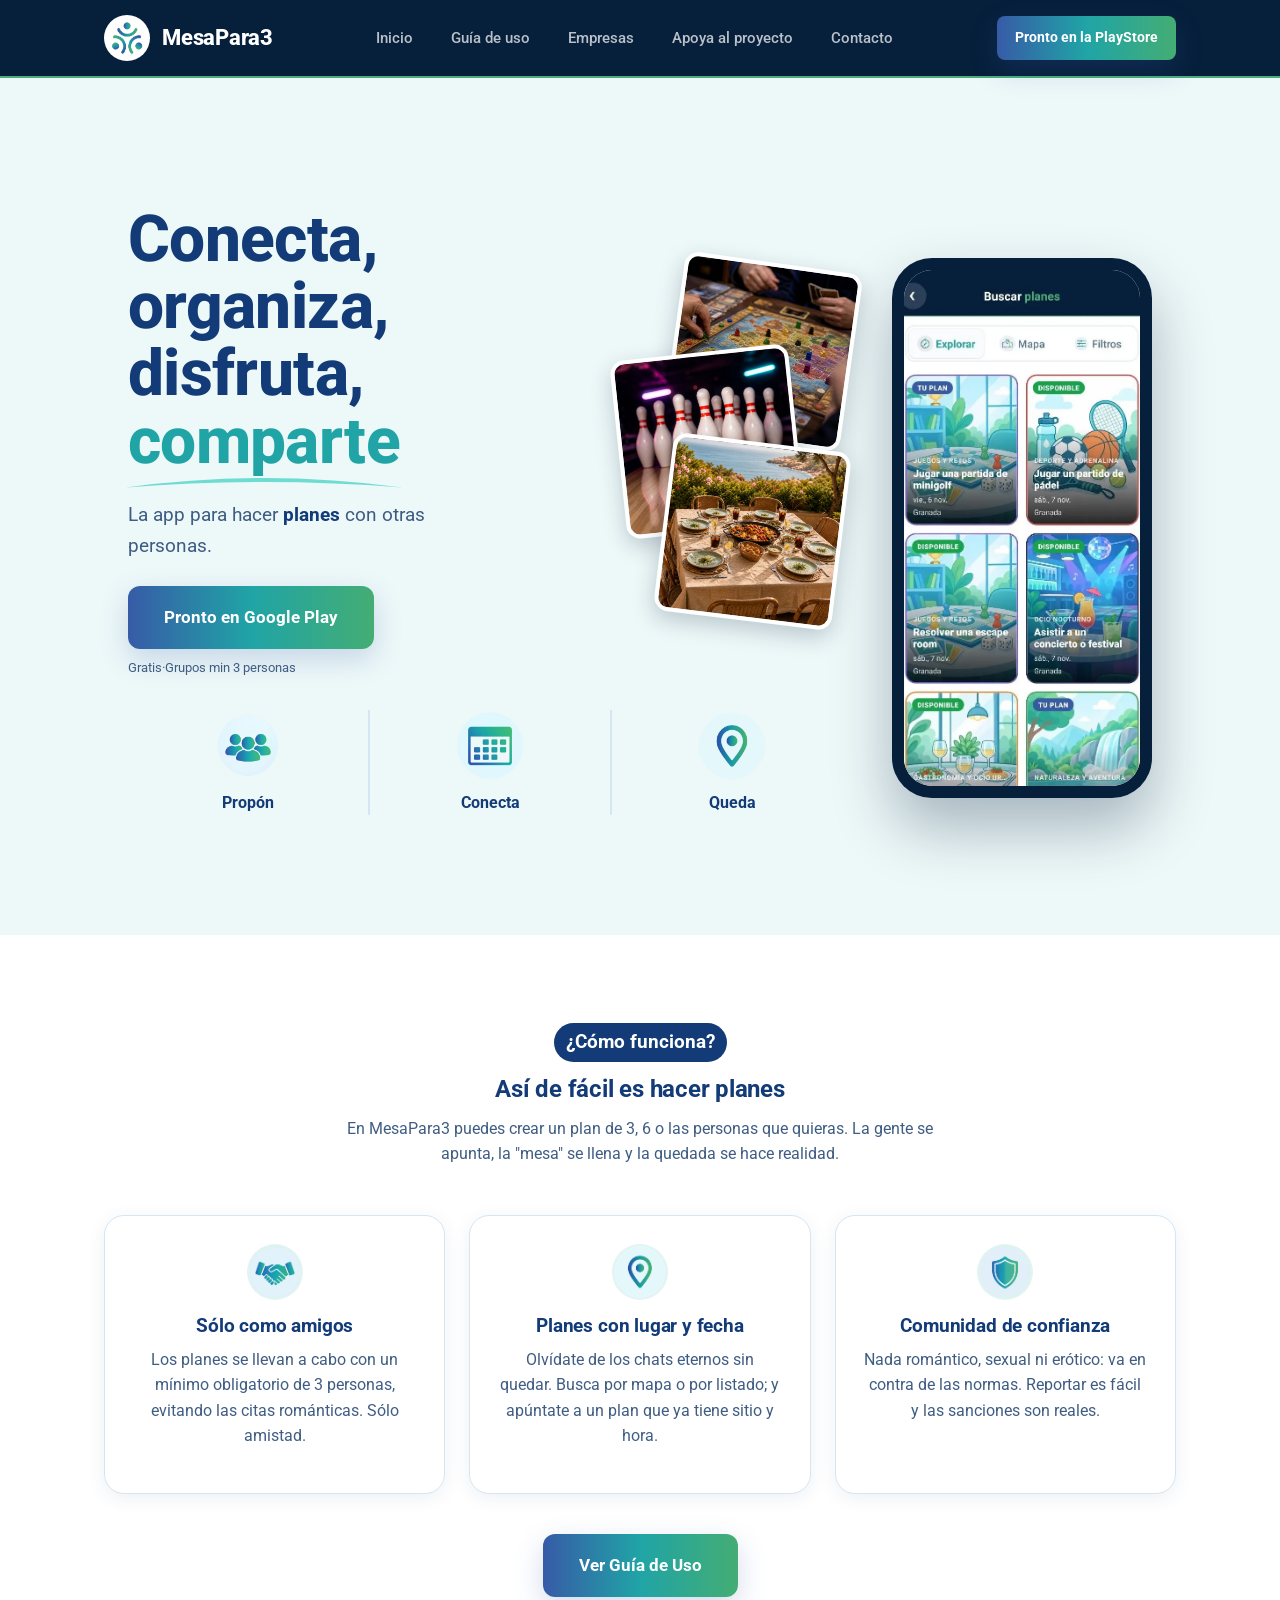
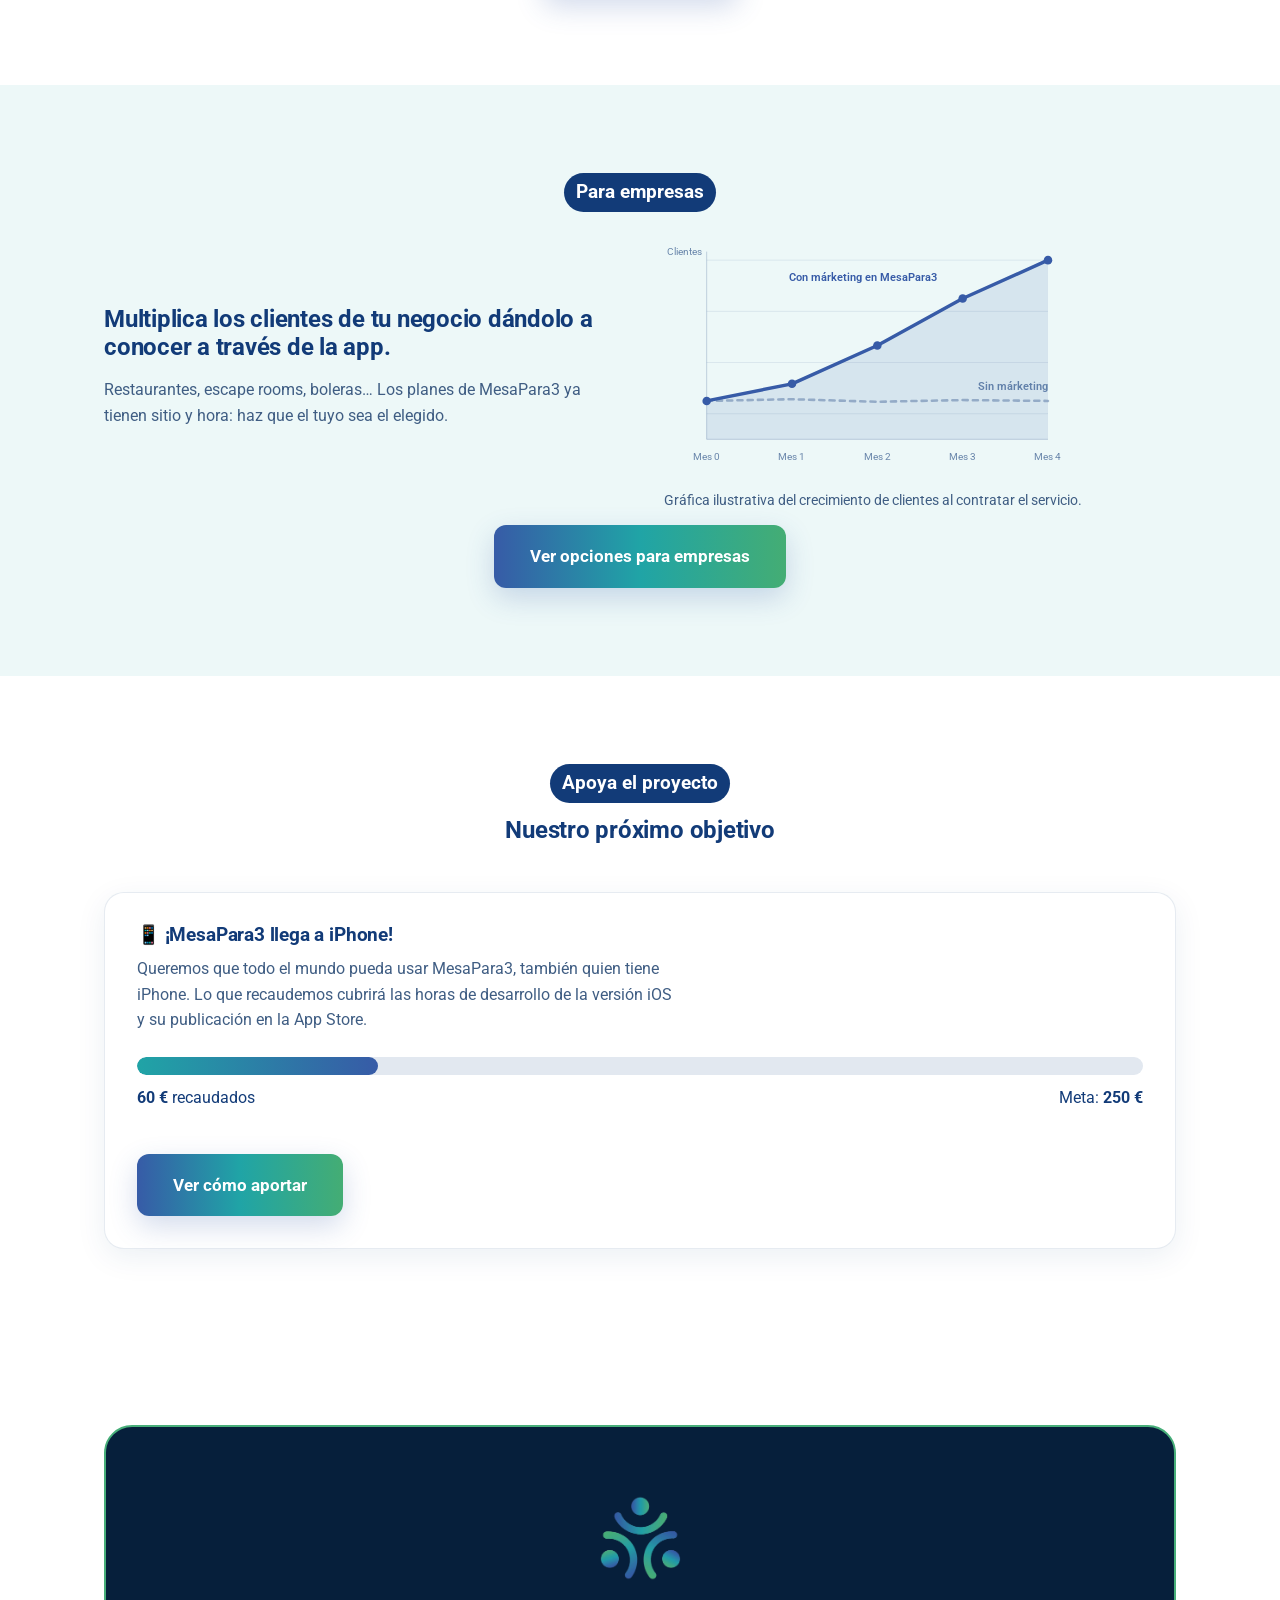
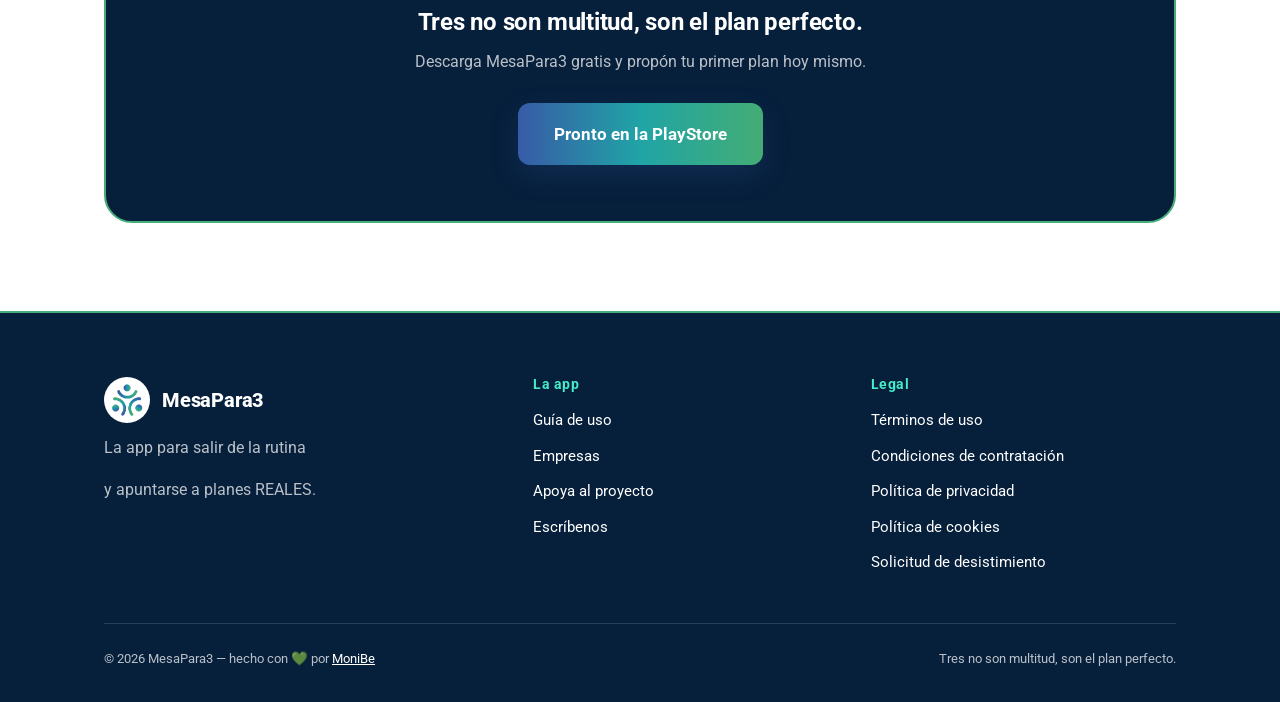
<file: index.html>
<!DOCTYPE html>
<html lang="es">
<head>
  <meta charset="UTF-8">
  <meta name="viewport" content="width=device-width, initial-scale=1.0">
  <title>Inicio · MesaPara3 | App para hacer planes y salir de la rutina</title>
  <meta name="description" content="Descubre MesaPara3, red social centrada en planes. Crea o apúntate a cenas, excursiones y actividades cerca de ti.">
  <link rel="stylesheet" href="/css/styles.css">
  <link rel="icon" href="assets/favicon.ico">
</head>
<body>

  <div id="site-header"></div>

  <main>

  <section class="hero">
    <div class="container">

      <div class="hero-copy">
        <h1>Conecta, organiza, disfruta, <span class="accent">comparte</span></h1>
        <p class="lede">La app para hacer <strong>planes</strong> con otras personas.</p>
        <div class="hero-actions" id="descarga">
          <a href="#" class="btn btn-gradient btn-lg">Pronto en Google Play</a>
          <p class="store-note">Gratis·Grupos min 3 personas</p>
        </div>
      </div>

      <!-- Fotos decorativas -->
      <div class="hero-photos" aria-hidden="true">
        <img class="p1" src="/assets/juegos.webp" alt="imagen de un juego de mesa" title="juego de mesa" width="400" height="400">
        <img class="p2" src="/assets/bolos.webp" alt="bolos" title="bolos" width="400" height="400" loading="lazy">
        <img class="p3" src="/assets/almuerzo.webp" alt="almuerzo" title="almuerzo" width="400" height="400" loading="lazy">
      </div>

      <ul class="hero-steps">
        <li><img src="/assets/propon.webp" alt="icono usuarios" title="propon" width="72" height="72">Propón</li>
        <li><img src="/assets/conecta.webp" alt="icono calendario" title="conecta" width="72" height="72">Conecta</li>
        <li><img src="/assets/queda.webp" alt="icono ubicacion" title="queda" width="72" height="72">Queda</li>
      </ul>

      <div class="phone-mock">
        <div class="screen">
          <img src="/assets/capturas/buscar_plan3.webp" alt="Captura de la app MesaPara3: pantalla de Buscar planes" title="Pantalla de Buscar planes en la app" class="phone-screenshot">
        </div>
      </div>

    </div>
  </section>

  <section>
    <div class="container">
      <div class="section-head reveal">
        <span class="badge">¿Cómo funciona?</span>
        <h2>Así de fácil es hacer planes</h2>
        <p class="text-muted">En MesaPara3 puedes crear un plan de 3, 6 o las personas que quieras. La gente se apunta, la "mesa" se llena y la quedada se hace realidad.</p>
      </div>
      <div class="grid-3">
        <div class="card reveal">
          <img src="/assets/amigos.webp" alt="sólo como amigos" title="como amigos" class="icon-dot">
          <h3>Sólo como amigos</h3>
          <p class="text-muted">Los planes se llevan a cabo con un mínimo obligatorio de 3 personas, evitando las citas románticas. Sólo amistad.</p>
        </div>
        <div class="card reveal">
          <img src="/assets/queda.webp" alt="planes con lugar y fecha" title="queda fácilmente" class="icon-dot">
          <h3>Planes con lugar y fecha</h3>
          <p class="text-muted">Olvídate de los chats eternos sin quedar. Busca por mapa o por listado; y apúntate a un plan que ya tiene sitio y hora.</p>
        </div>
        <div class="card reveal">
          <img src="/assets/confianza.webp" alt="Comunidad de confianza" title="reporta" class="icon-dot">
          <h3>Comunidad de confianza</h3>
          <p class="text-muted">Nada romántico, sexual ni erótico: va en contra de las normas. Reportar es fácil y las sanciones son reales.</p>
        </div>
        
      </div>
            <div class="section-action reveal">
        <a href="/guia-de-uso" class="btn btn-gradient btn-lg">Ver Guía de Uso</a>
      </div>
    </div>
  </section>

  <!-- PARA EMPRESAS -->
  <section class="section-tint section-biz">
    <div class="container">
      <span class="badge">Para empresas</span>
      <div class="biz-grid">
        <div class="biz-copy reveal">
          <h2>Multiplica los clientes de tu negocio dándolo a conocer a través de la app.</h2>
          <p class="text-muted">Restaurantes, escape rooms, boleras… Los planes de MesaPara3 ya tienen sitio y hora: haz que el tuyo sea el elegido.</p>
        </div>

        <div class="growth-chart reveal">
          <svg viewBox="0 0 480 300" role="img" aria-labelledby="chart-title chart-desc">
            <title id="chart-title">Evolución de clientes con y sin servicio de márketing</title>
            <desc id="chart-desc">Gráfica ilustrativa: sin el servicio, los clientes se mantienen estables; con el servicio de márketing, aumentan mes a mes.</desc>

            <!-- Cuadrícula -->
            <line class="grid" x1="50" y1="40"  x2="450" y2="40"/>
            <line class="grid" x1="50" y1="100" x2="450" y2="100"/>
            <line class="grid" x1="50" y1="160" x2="450" y2="160"/>
            <line class="grid" x1="50" y1="220" x2="450" y2="220"/>
            <line class="axis" x1="50" y1="250" x2="450" y2="250"/>
            <line class="axis" x1="50" y1="30"  x2="50"  y2="250"/>

            <!-- Etiquetas eje X -->
            <text class="tick" x="50"  y="274" text-anchor="middle">Mes 0</text>
            <text class="tick" x="150" y="274" text-anchor="middle">Mes 1</text>
            <text class="tick" x="250" y="274" text-anchor="middle">Mes 2</text>
            <text class="tick" x="350" y="274" text-anchor="middle">Mes 3</text>
            <text class="tick" x="450" y="274" text-anchor="middle">Mes 4</text>
            <text class="tick" x="44" y="34" text-anchor="end">Clientes</text>

            <!-- Sin servicio -->
            <polyline class="line-base" points="50,205 150,203 250,206 350,204 450,205"/>
            <text class="label" x="450" y="192" text-anchor="end" opacity=".6">Sin márketing</text>

            <!-- Con servicio -->
            <polygon class="area-up" points="50,205 150,185 250,140 350,85 450,40 450,250 50,250"/>
            <polyline class="line-up" points="50,205 150,185 250,140 350,85 450,40"/>
            <circle class="dot-up" cx="50"  cy="205" r="5"/>
            <circle class="dot-up" cx="150" cy="185" r="5"/>
            <circle class="dot-up" cx="250" cy="140" r="5"/>
            <circle class="dot-up" cx="350" cy="85"  r="5"/>
            <circle class="dot-up" cx="450" cy="40"  r="5"/>
            <text class="label label-up" x="320" y="64" text-anchor="end">Con márketing en MesaPara3</text>
          </svg>
          <p class="text-muted chart-caption">Gráfica ilustrativa del crecimiento de clientes al contratar el servicio.</p>
        </div>
      </div>
      <a href="/empresas" class="btn btn-gradient btn-lg">Ver opciones para empresas</a>
    </div>
  </section>

  <!-- NUESTRO PRÓXIMO OBJETIVO -->
  <section>
    <div class="container">
      <div class="section-head reveal">
        <span class="badge">Apoya el proyecto</span>
        <h2>Nuestro próximo objetivo</h2>
      </div>

      <div class="goal-card reveal">
        <h3>📱 ¡MesaPara3 llega a iPhone!</h3>
        <p class="text-muted" style="max-width:60ch;">
          Queremos que todo el mundo pueda usar MesaPara3, también quien tiene iPhone.
          Lo que recaudemos cubrirá las horas de desarrollo de la versión iOS y su
          publicación en la App Store.
        </p>

        <div class="goal-progress"
            role="progressbar"
            aria-valuemin="0" aria-valuemax="250" aria-valuenow="60"
            aria-label="Progreso de la recaudación para la versión de iPhone">
          <div class="goal-progress-fill"></div>
        </div>

        <div class="goal-numbers">
          <span><strong id="goal-raised">60 €</strong> recaudados</span>
          <span>Meta: <strong>250 €</strong></span>
        </div>
        <p class="goal-note" id="goal-note"></p>

        <a href="/aportaciones" class="btn btn-gradient btn-lg">Ver cómo aportar</a>
      </div>
    </div>
  </section>

  <section>
    <div class="container">
      <div class="cta-band reveal">
        <img src="/assets/logo.png" alt="Logo MesaPara3" title="Logo MesaPara3" class="cta-logo">
        <h2>Tres no son multitud, son el plan perfecto.</h2>
        <p>Descarga MesaPara3 gratis y propón tu primer plan hoy mismo.</p>
        <a href="#" class="btn btn-gradient btn-lg" style="margin-top:12px;">Pronto en la PlayStore</a>
      </div>
    </div>
  </section>

  </main>

  <div id="site-footer"></div>

  <script src="/js/script.js"></script>
</body>
</html>
</file>
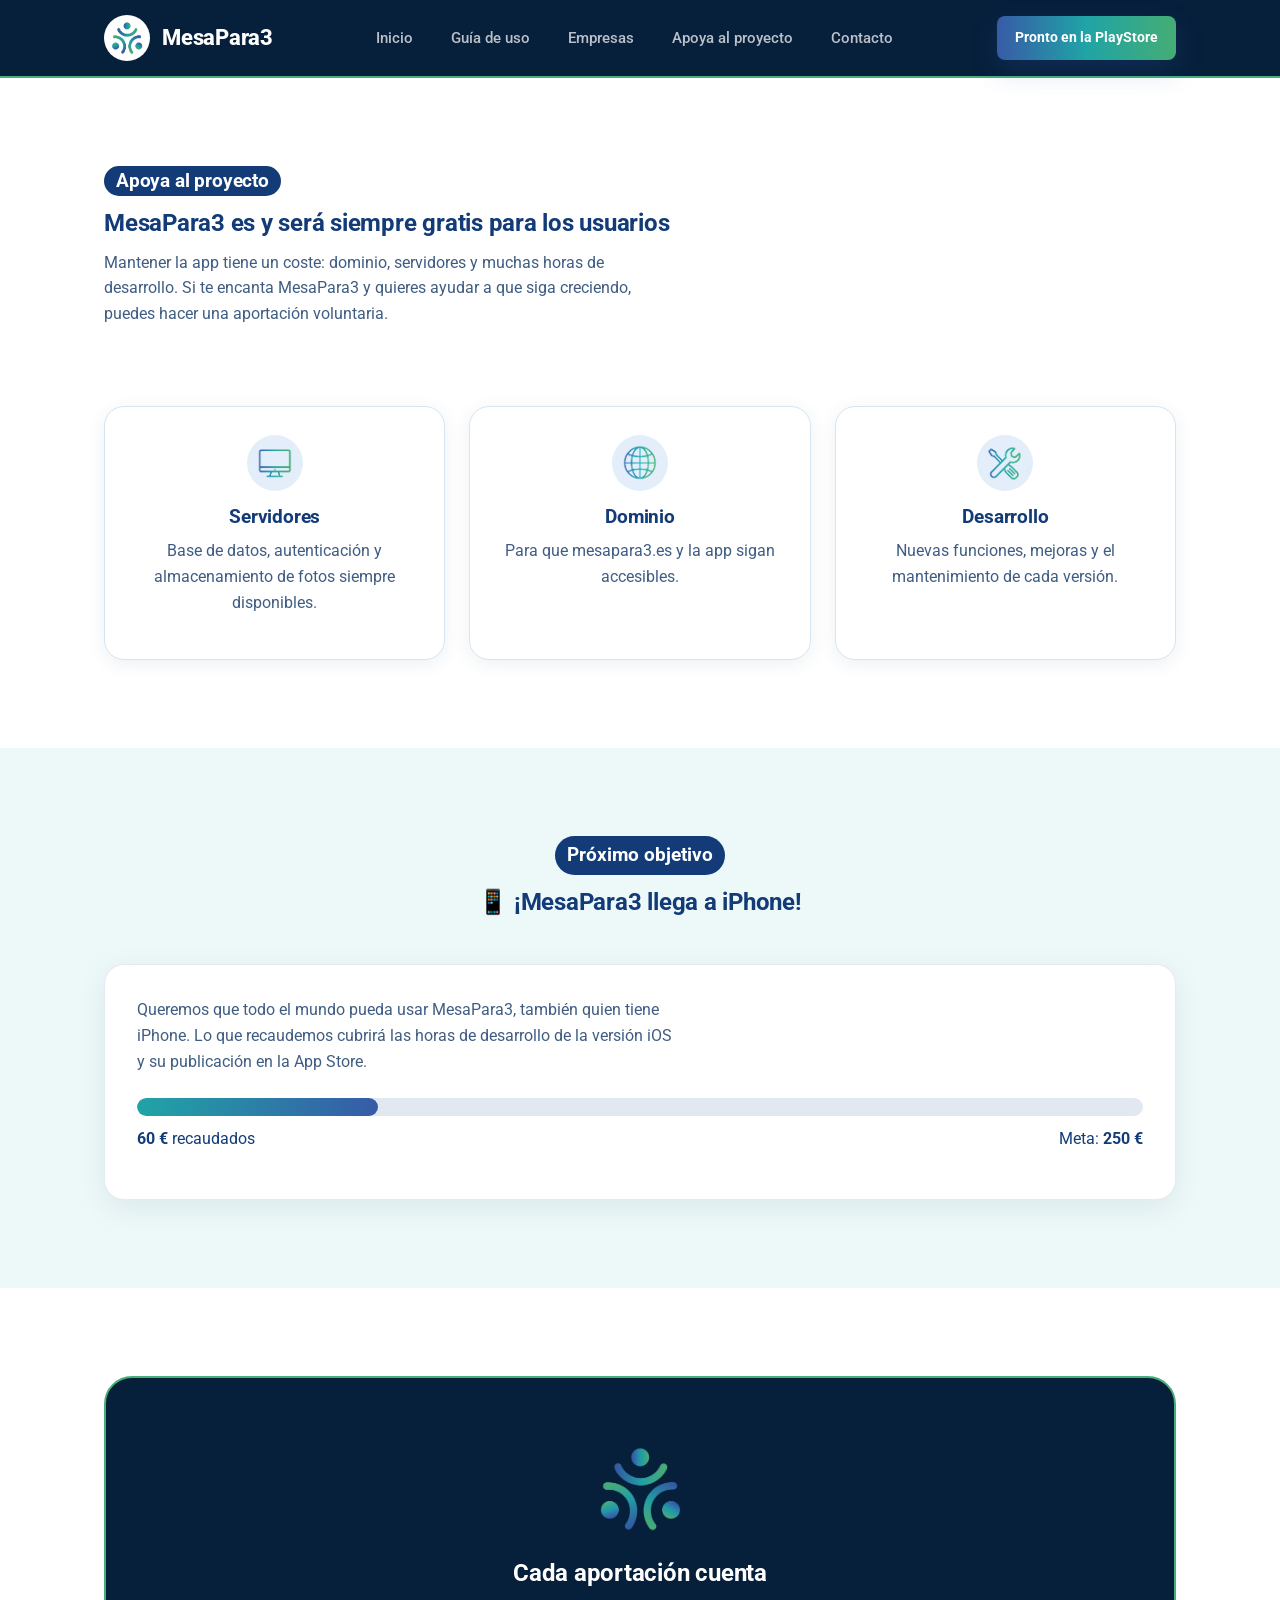
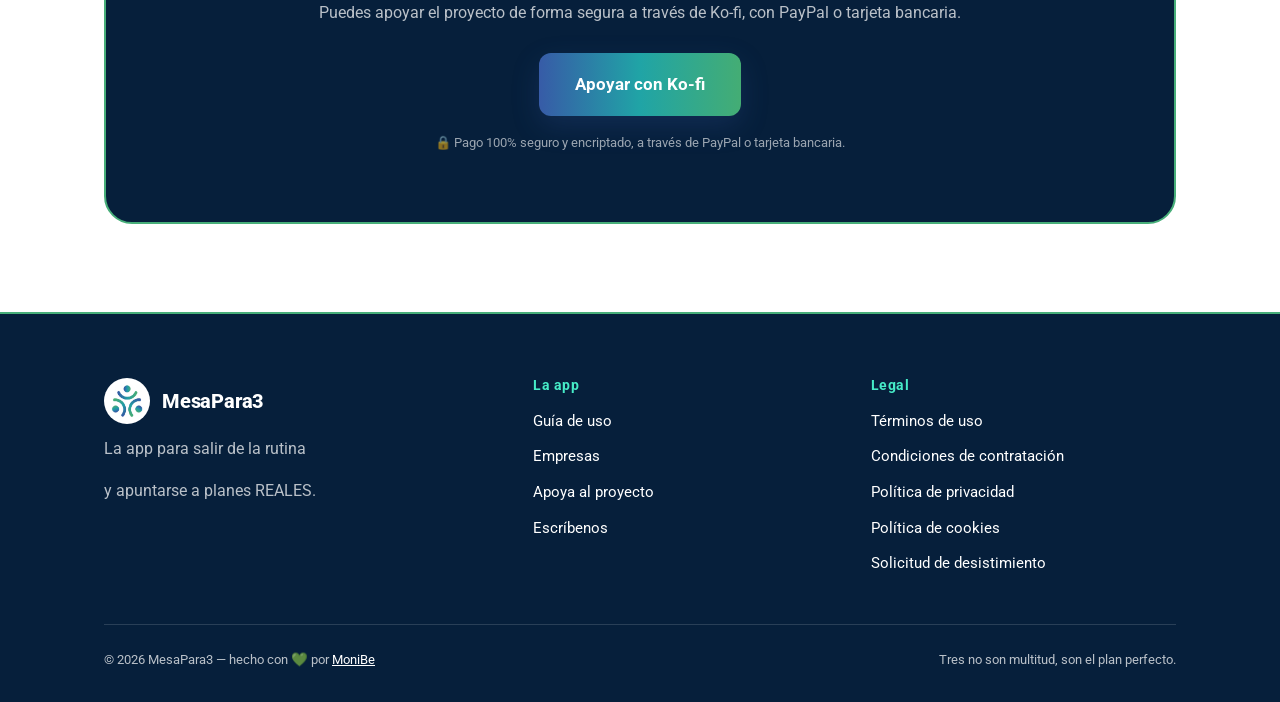
<file: aportaciones.html>
<!DOCTYPE html>
<html lang="es">
<head>
  <meta charset="UTF-8">
  <meta name="viewport" content="width=device-width, initial-scale=1.0">
  <title>Apoya al proyecto con donaciones voluntarias · MesaPara3</title>
  <meta name="description" content="MesaPara3 es gratis para los usuarios. Ayudadnos a mantener servidores, dominio y desarrollo con una aportación voluntaria.">
  <link rel="stylesheet" href="css/styles.css">
  <link rel="icon" href="assets/favicon.ico">
  
</head>
<body>

  <div id="site-header"></div>

  <main>

  <section style="padding-bottom:40px;">
    <div class="container">
      <div class="section-head left reveal">
        <h1 class="badge">Apoya al proyecto</h1>
        <h2>MesaPara3 es y será siempre gratis para los usuarios</h2>
        <p class="text-muted" style="max-width:60ch;">Mantener la app tiene un coste: dominio, servidores y muchas horas de desarrollo. Si te encanta MesaPara3 y quieres ayudar a que siga creciendo, puedes hacer una aportación voluntaria.</p>
      </div>
    </div>
  </section>

    <!-- 1) Tarjetas Servidores / Dominio / Desarrollo -->
  <section style="padding-top:0;">
    <div class="container">
      <div class="grid-3">
        <div class="card reveal">
          <img src="/assets/servidores.webp" alt="icono servidores" title="servidores" class="icon-dot">
          <h3>Servidores</h3>
          <p class="text-muted">Base de datos, autenticación y almacenamiento de fotos siempre disponibles.</p>
        </div>
        <div class="card reveal">
          <img src="/assets/dominio.webp" alt="icono dominio" title="dominio" class="icon-dot">
          <h3>Dominio</h3>
          <p class="text-muted">Para que mesapara3.es y la app sigan accesibles.</p>
        </div>
        <div class="card reveal">
          <img src="/assets/desarrollo.webp" alt="icono desarrollo" title="desarrollo" class="icon-dot">
          <h3>Desarrollo</h3>
          <p class="text-muted">Nuevas funciones, mejoras y el mantenimiento de cada versión.</p>
        </div>
      </div>
    </div>
  </section>

  <!-- 2) Próximo objetivo (fondo menta) -->
  <section class="section-tint">
    <div class="container">
      <div class="section-head reveal">
        <span class="badge">Próximo objetivo</span>
        <h2>📱 ¡MesaPara3 llega a iPhone!</h2>
      </div>
      
      <div class="goal-card reveal">
        <p class="text-muted" style="max-width:60ch;">
          Queremos que todo el mundo pueda usar MesaPara3, también quien tiene iPhone.
          Lo que recaudemos cubrirá las horas de desarrollo de la versión iOS y su
          publicación en la App Store.
        </p>

        <div class="goal-progress"
            role="progressbar"
            aria-valuemin="0" aria-valuemax="250" aria-valuenow="60"
            aria-label="Progreso de la recaudación para la versión de iPhone">
          <div class="goal-progress-fill"></div>
        </div>

        <div class="goal-numbers">
          <span><strong id="goal-raised">60 €</strong> recaudados</span>
          <span>Meta: <strong>250 €</strong></span>
        </div>
        <p class="goal-note" id="goal-note"></p>
      </div>
    </div>
  </section>

  <!-- 3) Cada aportación cuenta -->
  <section>
    <div class="container">
      <div class="cta-band reveal">
        <img src="assets/logo.png" title="Logo MesaPara3" alt="Logo MesaPara3" class="cta-logo">
        <h2>Cada aportación cuenta</h2>
        <p>Puedes apoyar el proyecto de forma segura a través de Ko-fi, con PayPal o tarjeta bancaria.</p>
        <a
          href="https://ko-fi.com/mesapara3"
          target="_blank"
          rel="noopener noreferrer"
          class="btn btn-gradient btn-lg"
          style="margin-top:12px;"
        >
          Apoyar con Ko-fi
        </a>
        <p class="form-note" style="color:rgba(255,255,255,0.6);margin-top:16px;">🔒 Pago 100% seguro y encriptado, a través de PayPal o tarjeta bancaria.</p>
      </div>
    </div>
  </section>

  
  </main>
  
   <div id="site-footer"></div>

  <script src="/js/script.js"></script>
</body>
</html>
</file>
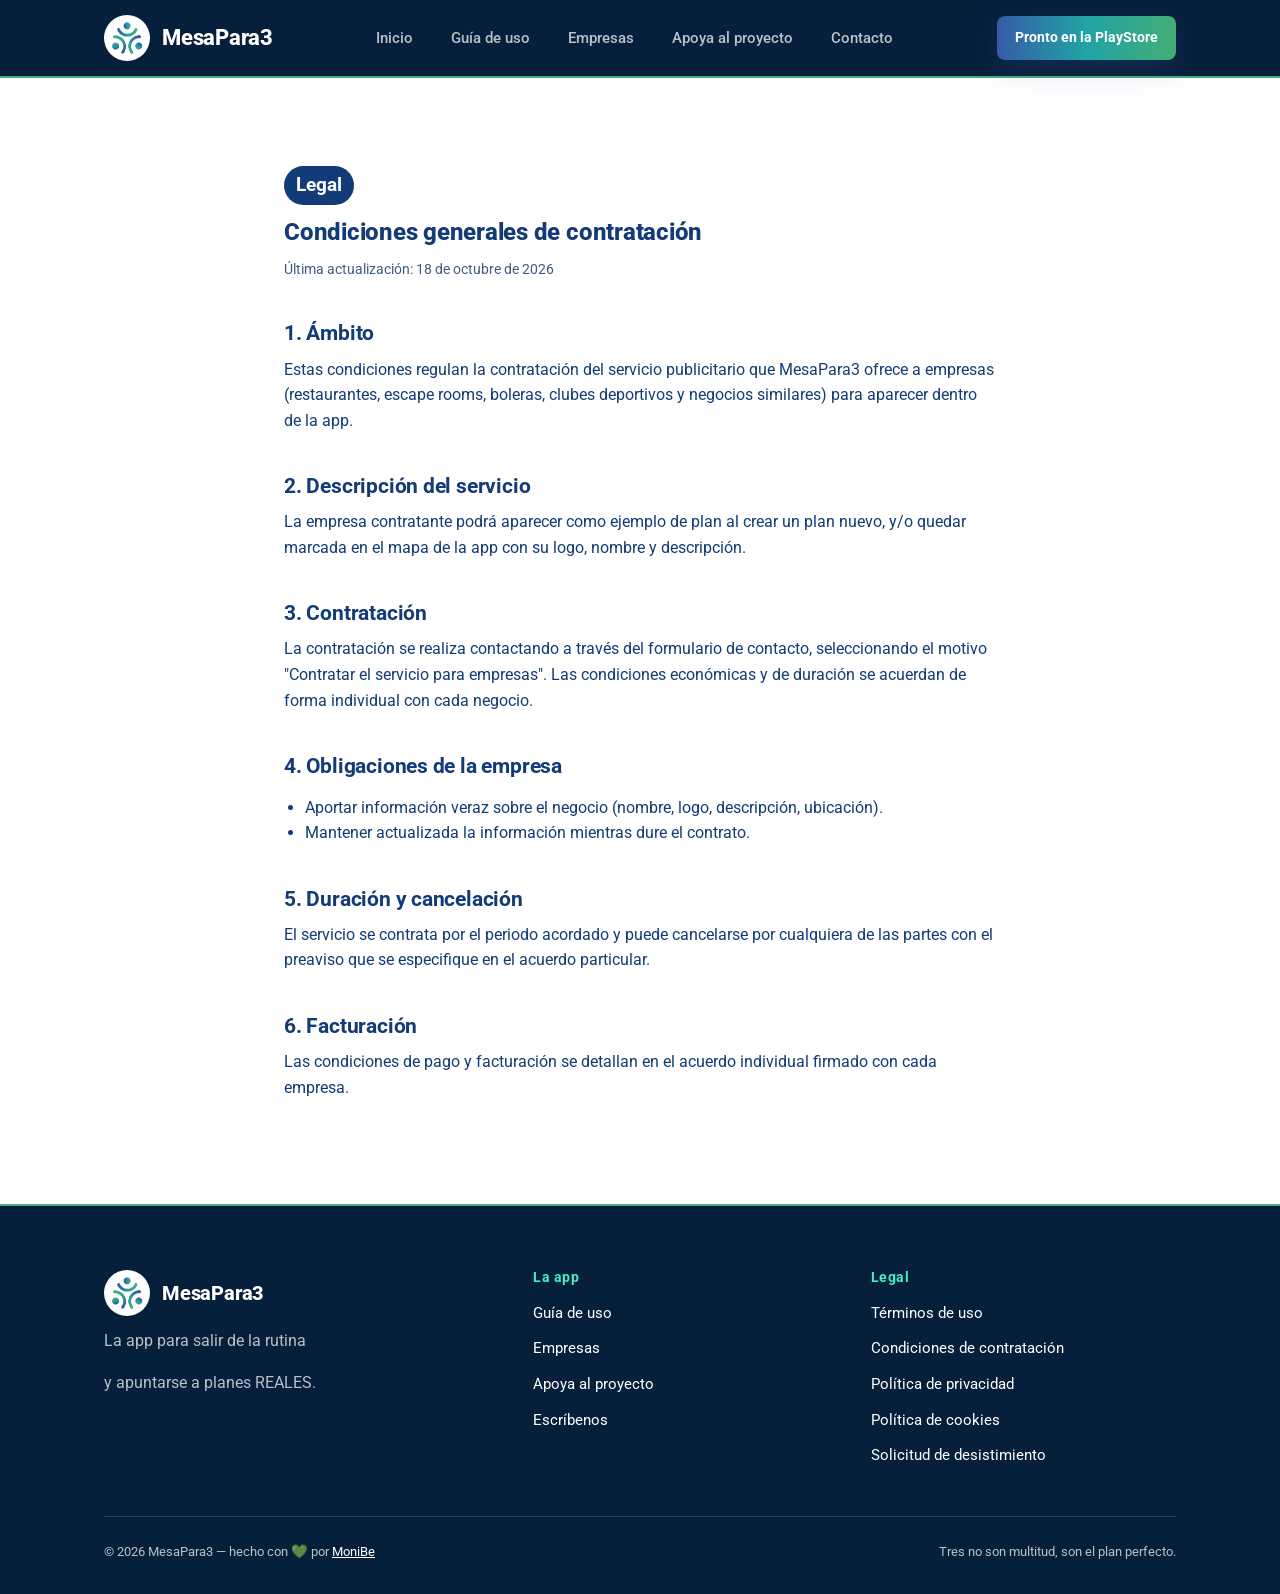
<file: condiciones-generales-de-contratacion.html>
<!DOCTYPE html>
<html lang="es">
<head>
  <meta charset="UTF-8">
  <meta name="viewport" content="width=device-width, initial-scale=1.0">
  <title>Condiciones generales de contratación y Servicio · MesaPara3</title>
  <meta name="description" content="Consulta los términos y condiciones para la contratación del servicio publicitario de MesaPara3 por parte de empresas. Todo lo que necesitas saber">
  <link rel="stylesheet" href="/css/styles.css">
  <link rel="icon" href="assets/favicon.ico">
  
</head>
<body>

  <div id="site-header"></div>

  <main>

  <section>
    <div class="container legal-content">
      <span class="badge">Legal</span>
      <h1>Condiciones generales de contratación</h1>
      <p class="legal-updated">Última actualización: 18 de octubre de 2026</p>

      <h2>1. Ámbito</h2>
      <p>Estas condiciones regulan la contratación del servicio publicitario que MesaPara3 ofrece a empresas (restaurantes, escape rooms, boleras, clubes deportivos y negocios similares) para aparecer dentro de la app.</p>

      <h2>2. Descripción del servicio</h2>
      <p>La empresa contratante podrá aparecer como ejemplo de plan al crear un plan nuevo, y/o quedar marcada en el mapa de la app con su logo, nombre y descripción.</p>

      <h2>3. Contratación</h2>
      <p>La contratación se realiza contactando a través del <a href="contacto.html">formulario de contacto</a>, seleccionando el motivo "Contratar el servicio para empresas". Las condiciones económicas y de duración se acuerdan de forma individual con cada negocio.</p>

      <h2>4. Obligaciones de la empresa</h2>
      <ul>
        <li>Aportar información veraz sobre el negocio (nombre, logo, descripción, ubicación).</li>
        <li>Mantener actualizada la información mientras dure el contrato.</li>
      </ul>

      <h2>5. Duración y cancelación</h2>
      <p>El servicio se contrata por el periodo acordado y puede cancelarse por cualquiera de las partes con el preaviso que se especifique en el acuerdo particular.</p>

      <h2>6. Facturación</h2>
      <p>Las condiciones de pago y facturación se detallan en el acuerdo individual firmado con cada empresa.</p>

    </div>
  </section>

  </main>

    <div id="site-footer"></div>

  <script src="js/script.js"></script>
</body>
</html>
</file>
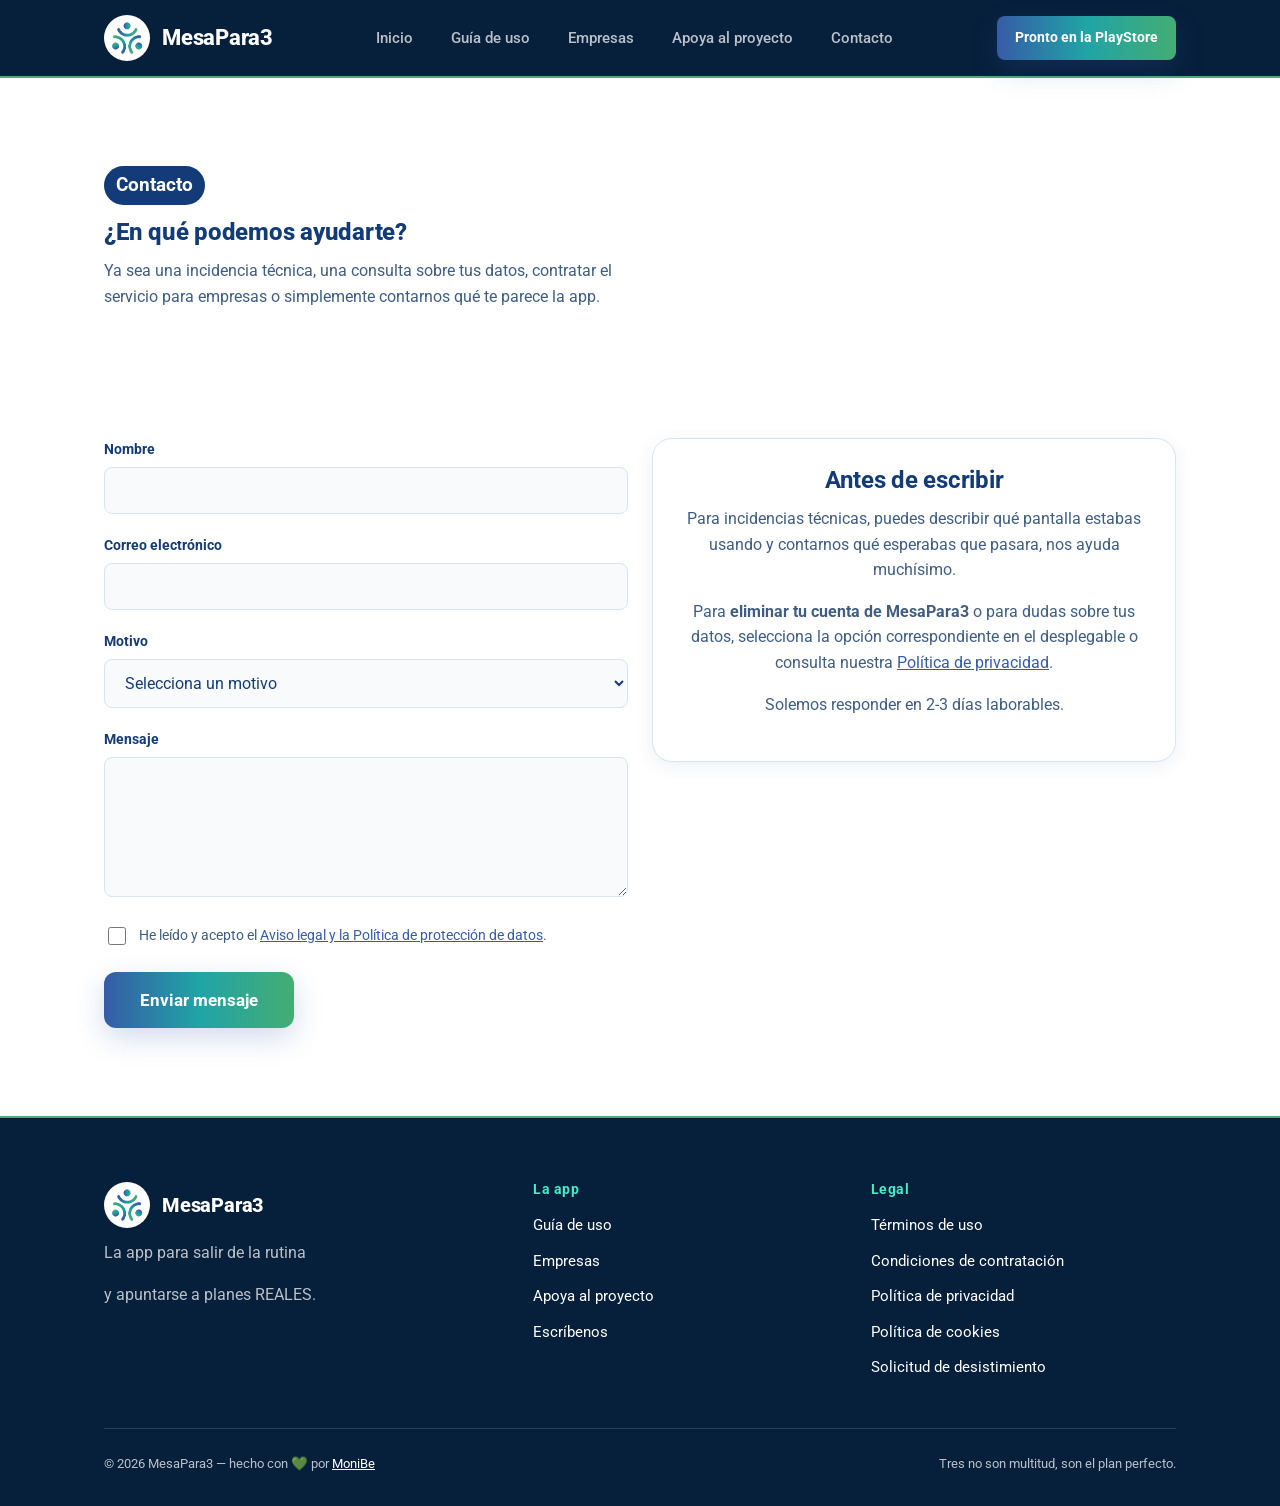
<file: contacto.html>
<!DOCTYPE html>
<html lang="es">
<head>
  <meta charset="UTF-8">
  <meta name="viewport" content="width=device-width, initial-scale=1.0">
  <title>Formulario de Contacto · MesaPara3</title>
  <meta name="description" content="Escríbenos por incidencias técnicas, contratación del servicio para empresas, sugerencias o dudas sobre tus datos (RGPD).">
  <link rel="stylesheet" href="/css/styles.css">
  <link rel="icon" href="assets/favicon.ico">
  
</head>
<body>
   <div id="site-header"></div>

  <main>

  <section>
    <div class="container">
      <div class="section-head left reveal">
        <span class="badge">Contacto</span>
        <h1>¿En qué podemos ayudarte?</h1>
        <p class="text-muted" style="max-width:60ch;">Ya sea una incidencia técnica, una consulta sobre tus datos, contratar el servicio para empresas o simplemente contarnos qué te parece la app.</p>
      </div>
    </div>
  </section>

  <section style="padding-top:0;">
    <div class="container">
      <div class="grid-2 contact-grid" style="align-items:start;">
        <div class="reveal">
          <div class="form-success" role="status"></div>
          <div class="form-error" role="alert"></div>
          <form id="contact-form" novalidate>
            <div class="field form-honeypot" aria-hidden="true">
              <label for="empresa_web">No rellenar este campo</label>
              <input type="text" id="empresa_web" name="empresa_web" tabindex="-1" autocomplete="off">
            </div>

            <div class="field">
              <label for="nombre">Nombre</label>
              <input type="text" id="nombre" name="nombre" required>
            </div>

            <div class="field">
              <label for="email">Correo electrónico</label>
              <input type="email" id="email" name="email" required>
            </div>

            <div class="field">
              <label for="motivo">Motivo</label>
              <select id="motivo" name="motivo" required>
                <option value="">Selecciona un motivo</option>
                <option value="incidencia">Incidencia técnica en la app</option>
                <option value="empresas">Contratar el servicio para empresas</option>
                <option value="sugerencia">Sugerencia o valoración</option>
                <option value="rgpd">Eliminación de cuenta / Consulta sobre mis datos (RGPD)</option>
                <option value="general">Consulta general</option>
              </select>
            </div>

            <div class="field">
              <label for="mensaje">Mensaje</label>
              <textarea id="mensaje" name="mensaje" required></textarea>
            </div>

            <div class="checkbox-field">
              <input type="checkbox" id="legal" name="legal" required>
              <label for="legal">He leído y acepto el <a href="politica-de-privacidad.html">Aviso legal y la Política de protección de datos</a>.</label>
            </div>

            <button type="submit" class="btn btn-gradient btn-lg">Enviar mensaje</button>
          </form>
        </div>

        <div class="card reveal">
          <h2>Antes de escribir</h2>
          <p class="text-muted">Para incidencias técnicas, puedes describir qué pantalla estabas usando y contarnos qué esperabas que pasara, nos ayuda muchísimo.</p>
          <p class="text-muted">Para <strong>eliminar tu cuenta de MesaPara3</strong> o para dudas sobre tus datos, selecciona la opción correspondiente en el desplegable o consulta nuestra <a href="politica-de-privacidad.html">Política de privacidad</a>.</p>
          <p class="text-muted">Solemos responder en 2-3 días laborables.</p>
        </div>
      </div>
    </div>
  </section>

  </main>

  <div id="site-footer"></div>

  <script src="js/script.js"></script>
</body>
</html>
</file>
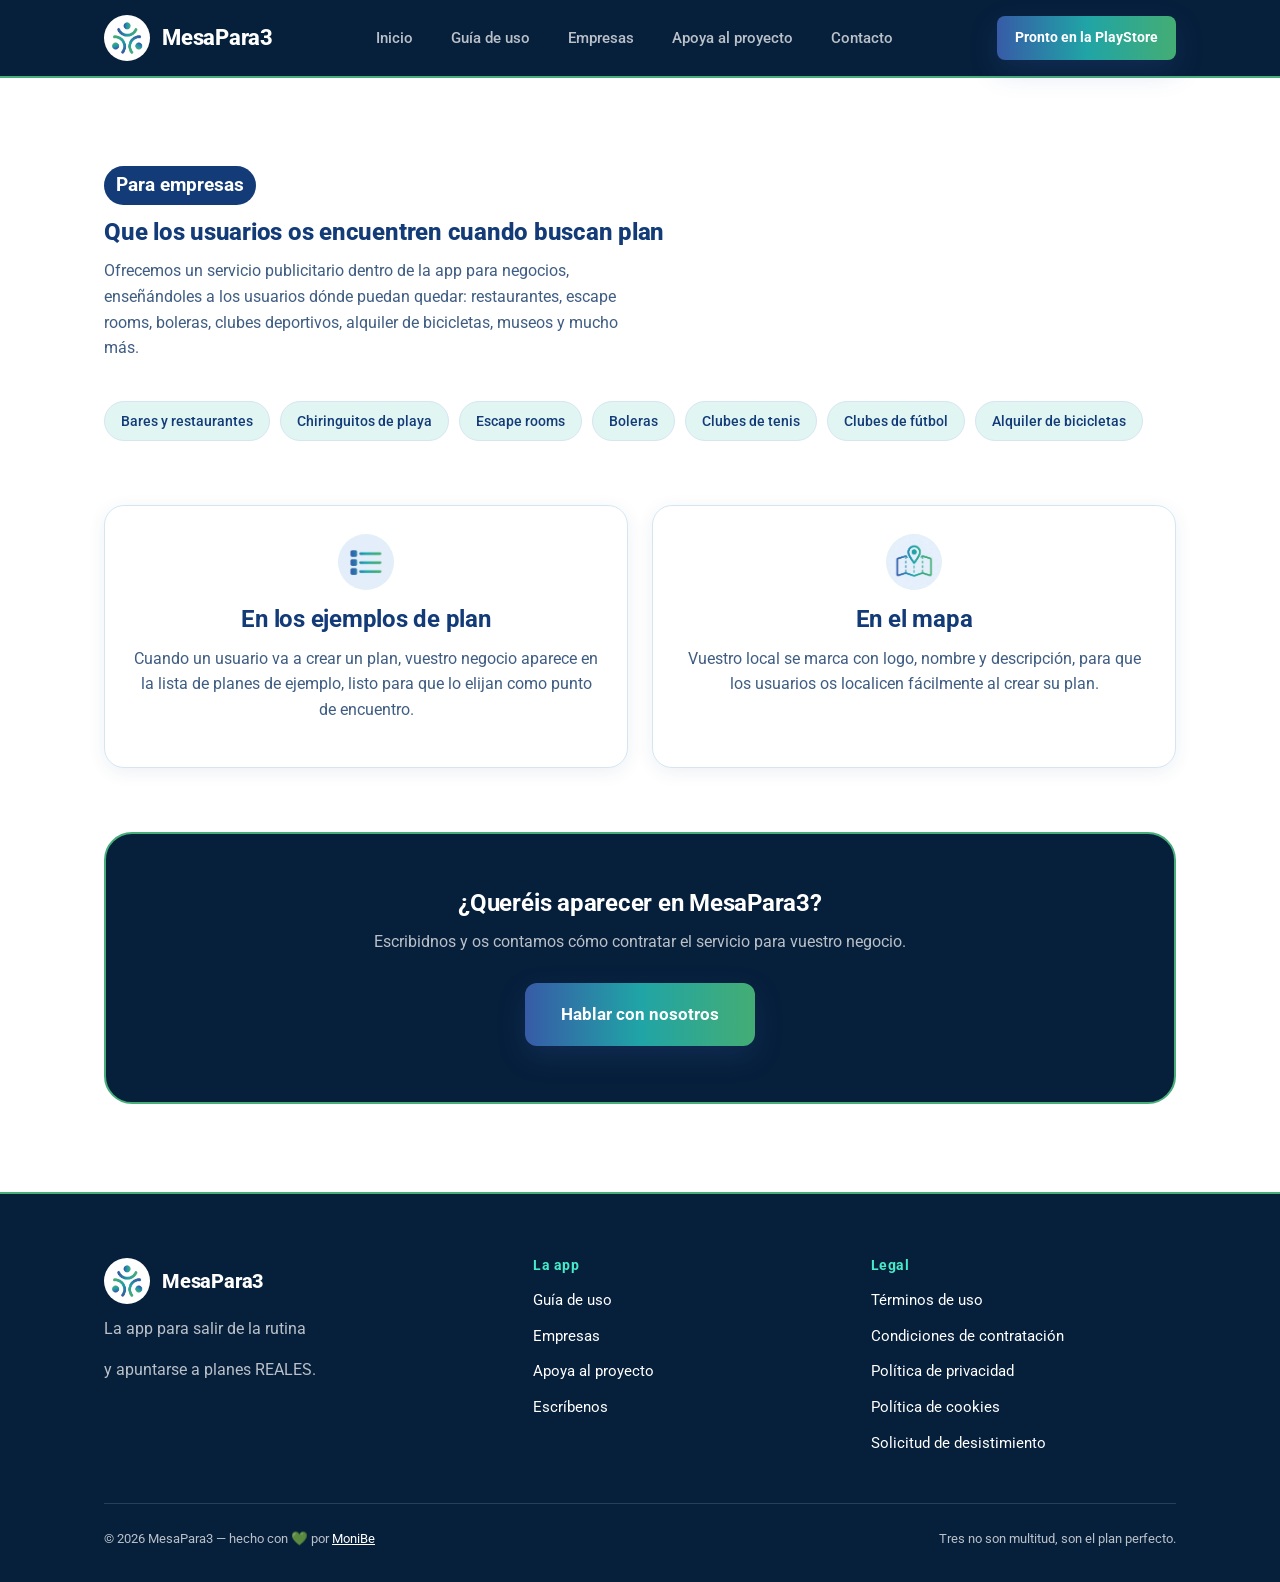
<file: empresas.html>
<!DOCTYPE html>
<html lang="es">
<head>
  <meta charset="UTF-8">
  <meta name="viewport" content="width=device-width, initial-scale=1.0">
  <title>Servicio a empresas · MesaPara3</title>
  <meta name="description" content="Contrata nuestro servicio publicitario para negocios dentro de MesaPara3: apareced en los planes y en el mapa de la app.">
  <link rel="stylesheet" href="/css/styles.css">
  <link rel="icon" href="assets/favicon.ico">
  
</head>
<body>
 
  <div id="site-header"></div>

  <main>

  <section style="padding-bottom:40px;">
    <div class="container">
      <div class="section-head left reveal">
        <span class="badge">Para empresas</span>
        <h1>Que los usuarios os encuentren cuando buscan plan</h1>
        <p class="text-muted" style="max-width:60ch;">Ofrecemos un servicio publicitario dentro de la app para negocios, enseñándoles a los usuarios dónde puedan quedar: restaurantes, escape rooms, boleras, clubes deportivos, alquiler de bicicletas, museos y mucho más.</p>
      </div>
      <div class="chip-row reveal">
        <span class="chip">Bares y restaurantes</span>
        <span class="chip">Chiringuitos de playa</span>
        <span class="chip">Escape rooms</span>
        <span class="chip">Boleras</span>
        <span class="chip">Clubes de tenis</span>
        <span class="chip">Clubes de fútbol</span>
        <span class="chip">Alquiler de bicicletas</span>
      </div>
    </div>
  </section>

  <section style="padding-top:0;">
    <div class="container">
      <div class="grid-2">
        <div class="card reveal">
          <img src="/assets/listado.webp" alt="icono listado" title="listado" class="icon-dot">
          <h2>En los ejemplos de plan</h3>
          <p class="text-muted">Cuando un usuario va a crear un plan, vuestro negocio aparece en la lista de planes de ejemplo, listo para que lo elijan como punto de encuentro.</p>
        </div>
        <div class="card reveal">
          <img src="/assets/mapa.webp" alt="icono mapa" title="mapa" class="icon-dot">
          <h2>En el mapa</h3>
          <p class="text-muted">Vuestro local se marca con logo, nombre y descripción, para que los usuarios os localicen fácilmente al crear su plan.</p>
        </div>
      </div>
      <div class="cta-band reveal" style="margin-top:64px;">
        <h2>¿Queréis aparecer en MesaPara3?</h2>
        <p>Escribidnos y os contamos cómo contratar el servicio para vuestro negocio.</p>
        <a href="contacto.html" class="btn btn-gradient btn-lg" style="margin-top:12px;">Hablar con nosotros</a>
      </div>
    </div>
  </section>

  </main>

  <div id="site-footer"></div>

  <script src="js/script.js"></script>
</body>
</html>
</file>
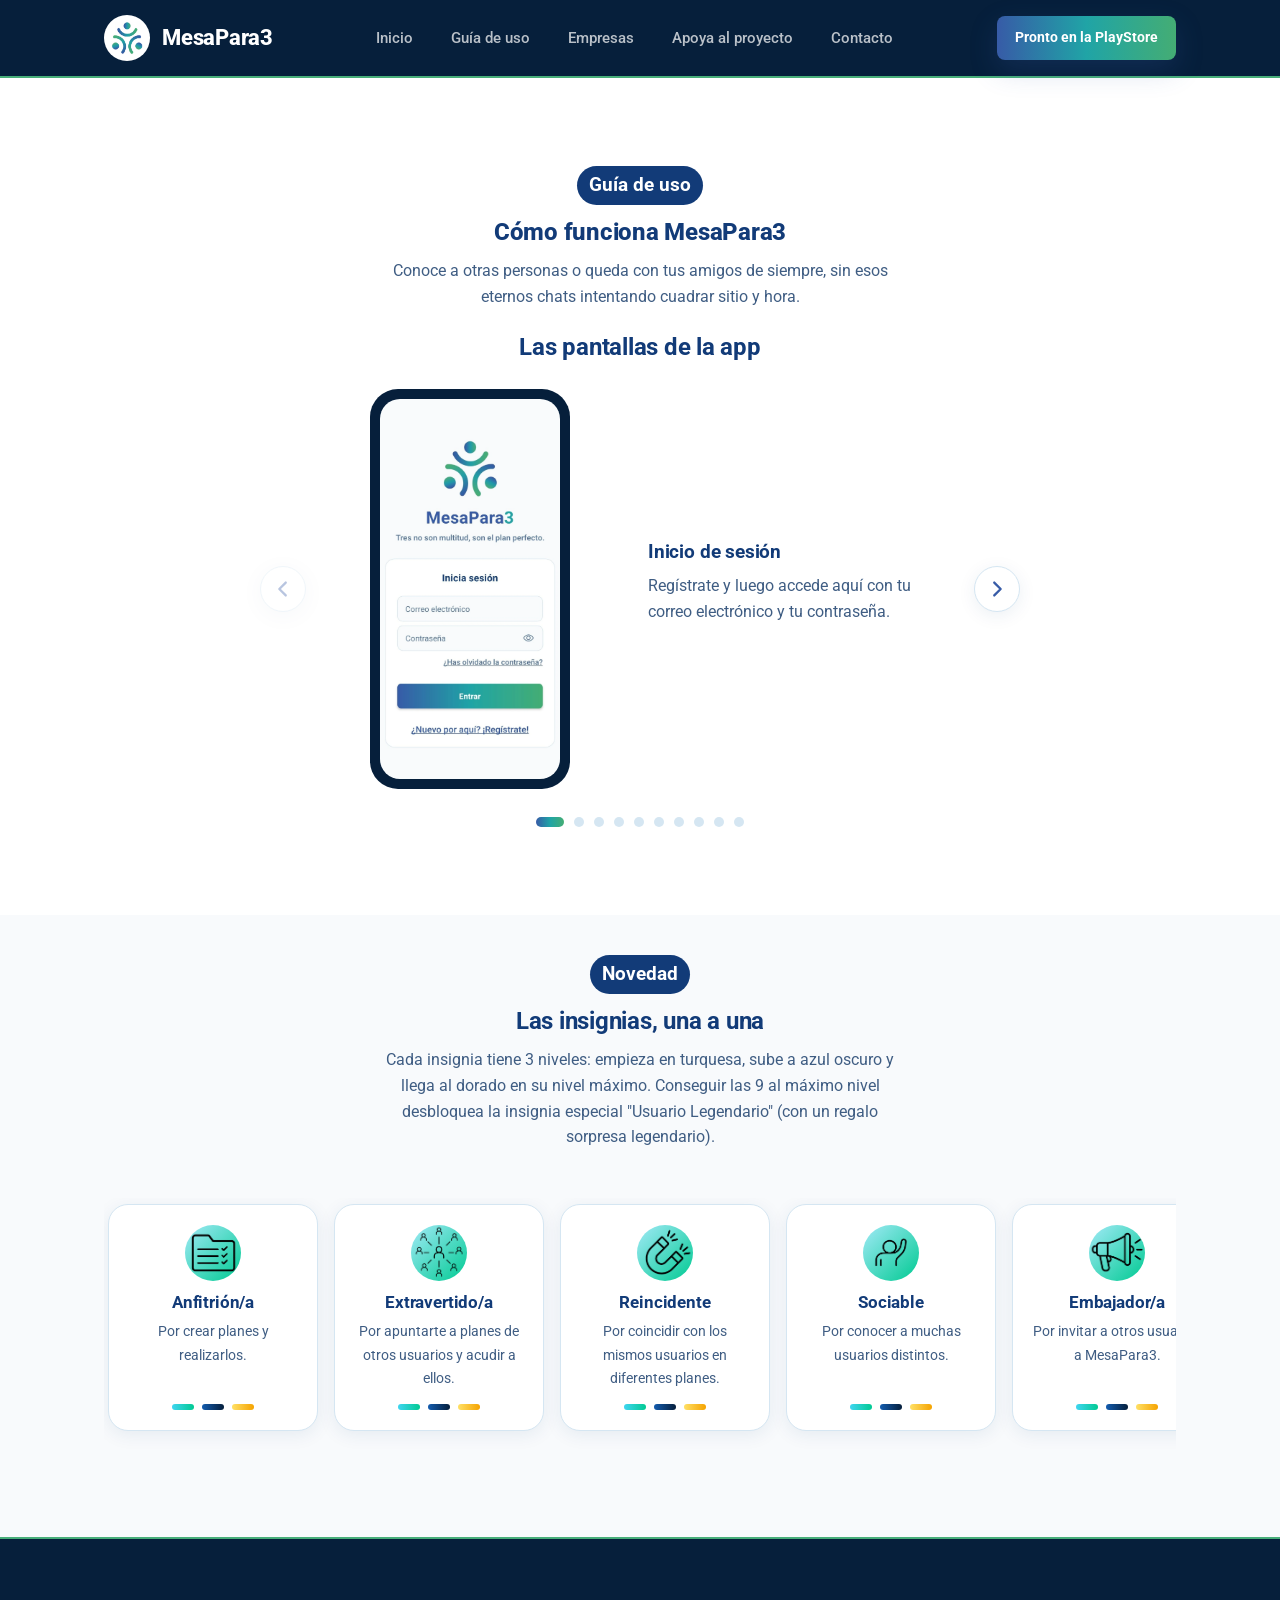
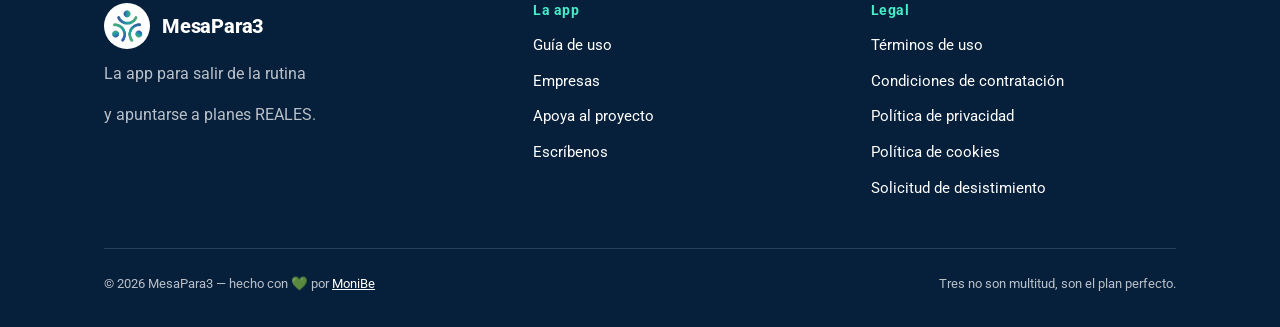
<file: guia-de-uso.html>
<!DOCTYPE html>
<html lang="es">
<head>
  <meta charset="UTF-8">
  <meta name="viewport" content="width=device-width, initial-scale=1.0">
  <title>Guía de uso de la aplicación · MesaPara3</title>
  <meta name="description" content="Encuentra aquí todas las pantallas de MesaPara3 explicadas paso a paso: registro, perfil, buscar y crear planes, chat y mucho más.">
  <link rel="stylesheet" href="/css/styles.css">
  <link rel="icon" href="assets/favicon.ico">
</head>
<body>

  <div id="site-header"></div>

  <main>

  <section style="padding-bottom:24px;">
    <div class="container">
      <div class="section-head section-head-tight reveal">
        <span class="badge">Guía de uso</span>
        <h1>Cómo funciona MesaPara3</h1>
        <p class="text-muted" style="max-width:60ch;margin-left:auto;margin-right:auto;">Conoce a otras personas o queda con tus amigos de siempre, sin esos eternos chats intentando cuadrar sitio y hora.</p>
      </div>
    </div>
  </section>

  <section style="padding-top:0;">
    <div class="container">

      <div class="section-head section-head-compact reveal">
        <h2>Las pantallas de la app</h2>
      </div>
      
      <!-- Slider de pantallas -->
      <div class="screens-slider" role="region" aria-roledescription="carrusel" aria-label="Pantallas de la app">
        <div class="slider-viewport">
          <button type="button" class="slider-btn prev" aria-label="Pantalla anterior">
            <svg viewBox="0 0 24 24" width="22" height="22" fill="none" stroke="currentColor" stroke-width="2.5" stroke-linecap="round" stroke-linejoin="round" aria-hidden="true"><path d="M15 5l-7 7 7 7"/></svg>
          </button>
          <div class="slider-track" tabindex="0" aria-label="Desliza para ver más pantallas">
        <article class="slide" role="group" aria-roledescription="pantalla" aria-label="1 de 10">
          <div class="screen-frame">
            <img src="assets/capturas/inicio_sesion.webp" alt="Pantalla de inicio de sesión" title="Pantalla de inicio de sesión de la app" class="screen-img" draggable="false">
          </div>
          <div class="screen-guide-text">
            <h3>Inicio de sesión</h3>
            <p class="text-muted">Regístrate y luego accede aquí con tu correo electrónico y tu contraseña.</p>
          </div>
        </article>
        <article class="slide" role="group" aria-roledescription="pantalla" aria-label="2 de 10">
          <div class="screen-frame">
            <img src="assets/capturas/home.webp" alt="Pantalla principal Home" title="Pantalla principal Home de la app" class="screen-img" draggable="false">
          </div>
          <div class="screen-guide-text">
            <h3>Home</h3>
            <p class="text-muted">El punto de partida principal de la app para acceder a todas las funcionalidades e interacciones principales.</p>
          </div>
        </article>
        <article class="slide" role="group" aria-roledescription="pantalla" aria-label="3 de 10">
          <div class="screen-frame">
            <img src="assets/capturas/perfil.webp" alt="Pantalla de perfil" title="Pantalla de perfil de usuario en la app" class="screen-img" loading="lazy" draggable="false">
          </div>
          <div class="screen-guide-text">
            <h3>Perfil</h3>
            <p class="text-muted">Por respeto a los demás usuarios, lo primero es rellenar tus datos: foto, nombre, edad, ciudad de origen y bio.</p>
          </div>
        </article>
        <article class="slide" role="group" aria-roledescription="pantalla" aria-label="4 de 10">
          <div class="screen-frame">
            <img src="assets/capturas/ajustes.webp" alt="Pantalla de ajustes" title="Pantalla de ajustes en la app" class="screen-img" loading="lazy" draggable="false">
          </div>
          <div class="screen-guide-text">
            <h3>Ajustes</h3>
            <p class="text-muted">Fondos de pantalla para personalizar tu app, notificaciones e información legal.</p>
          </div>
        </article>
        <article class="slide" role="group" aria-roledescription="pantalla" aria-label="5 de 10">
          <div class="screen-frame">
            <img src="assets/capturas/buscar_plan_mapa.webp" alt="Pantalla de buscar plan" title="Pantalla de buscar plan en la app" class="screen-img" loading="lazy" draggable="false">
          </div>
          <div class="screen-guide-text">
            <h3>Buscar plan</h3>
            <p class="text-muted">Por lista o por mapa, con o sin filtros. Encuentra planes cerca de ti, en la fecha que te venga bien.</p>
          </div>
        </article>
        <article class="slide" role="group" aria-roledescription="pantalla" aria-label="6 de 10">
          <div class="screen-frame">
            <img src="assets/capturas/crear_plan.webp" alt="Pantalla de crear plan" title="Pantalla de crear plan nuevo" class="screen-img" loading="lazy" draggable="false">
          </div>
          <div class="screen-guide-text">
            <h3>Crear plan</h3>
            <p class="text-muted">Elige lugar, fecha y una breve descripción. Establece el rango de edad y el número de usuarios que se pueden apuntar al plan.</p>
          </div>
        </article>
        <article class="slide" role="group" aria-roledescription="pantalla" aria-label="7 de 10">
          <div class="screen-frame">
            <img src="assets/capturas/tus_planes3.webp" alt="Pantalla de vuestros planes" title="Pantalla con todos vuestros planes" class="screen-img" loading="lazy" draggable="false">
          </div>
          <div class="screen-guide-text">
            <h3>Tus planes</h3>
            <p class="text-muted">Todos los que has creado o a los que te has apuntado: disponibles, completos, pasados o cancelados.</p>
          </div>
        </article>
        <article class="slide" role="group" aria-roledescription="pantalla" aria-label="8 de 10">
          <div class="screen-frame">
            <img src="assets/capturas/detalles_plan.webp" alt="Pantalla de detalles del plan" title="Pantalla de detalles del plan" class="screen-img" loading="lazy" draggable="false">
          </div>
          <div class="screen-guide-text">
            <h3>Detalles del plan</h3>
            <p class="text-muted">Toda la información de un plan concreto: lugar, fecha, quién se ha apuntado y acceso directo al chat.</p>
          </div>
        </article>
        <article class="slide" role="group" aria-roledescription="pantalla" aria-label="9 de 10">
          <div class="screen-frame">
            <img src="assets/capturas/chat.webp" alt="Pantalla de chat" title="Pantalla del chat" class="screen-img" loading="lazy" draggable="false">
          </div>
          <div class="screen-guide-text">
            <h3>Chat</h3>
            <p class="text-muted">Un chat grupal sólo disponible desde el plan, con los otros usuarios para cuadrar los detalles antes de quedar.</p>
          </div>
        </article>
        <article class="slide" role="group" aria-roledescription="pantalla" aria-label="10 de 10">
          <div class="screen-frame">
            <img src="assets/capturas/ficha_usuario.webp" alt="Pantalla de ficha de usuario" title="Pantalla de ficha de usuario" class="screen-img" loading="lazy" draggable="false">
          </div>
          <div class="screen-guide-text">
            <h3>Ficha de usuario</h3>
            <p class="text-muted">Antes de quedar, puedes ver el perfil público de los otros usuarios desde el plan.</p>
          </div>
        </article>
          </div>
          <button type="button" class="slider-btn next" aria-label="Pantalla siguiente">
            <svg viewBox="0 0 24 24" width="22" height="22" fill="none" stroke="currentColor" stroke-width="2.5" stroke-linecap="round" stroke-linejoin="round" aria-hidden="true"><path d="M9 5l7 7-7 7"/></svg>
          </button>
        </div>
        <div class="slider-dots" aria-label="Elegir pantalla"></div>
      </div>




    </div>
  </section>

  <!-- SECCIÓN INSIGNIAS -->
  <section style="background:var(--color-surface);padding-top:40px;">
    <div class="container">
      <div class="section-head reveal">
        <span class="badge">Novedad</span>
        <h2>Las insignias, una a una</h2>
        <p class="text-muted" style="max-width:60ch;margin-left:auto;margin-right:auto;">Cada insignia tiene 3 niveles: empieza en turquesa, sube a azul oscuro y llega al dorado en su nivel máximo. Conseguir las 9 al máximo nivel desbloquea la insignia especial "Usuario Legendario" (con un regalo sorpresa legendario).</p>
      </div>
      <div class="grid-3 badge-grid" tabindex="0" role="region" aria-label="Insignias de MesaPara3">
        <div class="card reveal badge-card">
          <div class="badge-icon lvl-1">
            <img src="assets/insignias/organizadores.png" alt="Insignia Anfitrion" title="Insignia Anfitrion">
          </div>
          <h3>Anfitrión/a</h3>
          <p class="text-muted">Por crear planes y realizarlos.</p>
          <div class="badge-levels">
            <span class="badge-pip lvl-1"></span>
            <span class="badge-pip lvl-2"></span>
            <span class="badge-pip lvl-3"></span>
          </div>
        </div>

        <div class="card reveal badge-card">
          <div class="badge-icon lvl-1">
            <img src="assets/insignias/extravertidos.png" alt="Insignia Extravertido" title="Insignia Extravertido">
          </div>
          <h3>Extravertido/a</h3>
          <p class="text-muted">Por apuntarte a planes de otros usuarios y acudir a ellos.</p>
          <div class="badge-levels">
            <span class="badge-pip lvl-1"></span>
            <span class="badge-pip lvl-2"></span>
            <span class="badge-pip lvl-3"></span>
          </div>
        </div>

        <div class="card reveal badge-card">
          <div class="badge-icon lvl-1">
            <img src="assets/insignias/reincidentes.png" alt="Insignia Reincidentes" title="Insignia Reincidentes">
          </div>
          <h3>Reincidente</h3>
          <p class="text-muted">Por coincidir con los mismos usuarios en diferentes planes.</p>
          <div class="badge-levels">
            <span class="badge-pip lvl-1"></span>
            <span class="badge-pip lvl-2"></span>
            <span class="badge-pip lvl-3"></span>
          </div>
        </div>

        <div class="card reveal badge-card">
          <div class="badge-icon lvl-1">
            <img src="assets/insignias/sociables.png" alt="Insignia Sociable" title="Insignia Sociable">
          </div>
          <h3>Sociable</h3>
          <p class="text-muted">Por conocer a muchas usuarios distintos.</p>
          <div class="badge-levels">
            <span class="badge-pip lvl-1"></span>
            <span class="badge-pip lvl-2"></span>
            <span class="badge-pip lvl-3"></span>
          </div>
        </div>

        <div class="card reveal badge-card">
          <div class="badge-icon lvl-1">
            <img src="assets/insignias/embajadores.png" alt="Insignia Embajador/a" title="Insignia Embajador/a">
          </div>
          <h3>Embajador/a</h3>
          <p class="text-muted">Por invitar a otros usuarios a MesaPara3.</p>
          <div class="badge-levels">
            <span class="badge-pip lvl-1"></span>
            <span class="badge-pip lvl-2"></span>
            <span class="badge-pip lvl-3"></span>
          </div>
        </div>

        <div class="card reveal badge-card">
          <div class="badge-icon lvl-1">
            <img src="assets/insignias/viajeros.png" alt="Insignia Viajero" title="Insignia Viajero">
          </div>
          <h3>Viajero/a</h3>
          <p class="text-muted">Por hacer planes en distintas provincias.</p>
          <div class="badge-levels">
            <span class="badge-pip lvl-1"></span>
            <span class="badge-pip lvl-2"></span>
            <span class="badge-pip lvl-3"></span>
          </div>
        </div>

        <div class="card reveal badge-card">
          <div class="badge-icon lvl-1">
            <img src="assets/insignias/fotografos.png" alt="Insignia Fotógrafo" title="Insignia Fotógrafo">
          </div>
          <h3>Fotógrafo/a</h3>
          <p class="text-muted">Por subir recuerdos con foto en los planes que haces.</p>
          <div class="badge-levels">
            <span class="badge-pip lvl-1"></span>
            <span class="badge-pip lvl-2"></span>
            <span class="badge-pip lvl-3"></span>
          </div>
        </div>

        <div class="card reveal badge-card">
          <div class="badge-icon lvl-1">
            <img src="assets/insignias/veteranos.png" alt="Insignia Veterano" title="Insignia Veterano">
          </div>
          <h3>Veterano/a</h3>
          <p class="text-muted">Por tu antigüedad en la app.</p>
          <div class="badge-levels">
            <span class="badge-pip lvl-1"></span>
            <span class="badge-pip lvl-2"></span>
            <span class="badge-pip lvl-3"></span>
          </div>
        </div>

        <div class="card reveal badge-card">
          <div class="badge-icon lvl-1">
            <img src="assets/insignias/coleccionistas.png" alt="Insignia Coleccionista" title="Insignia Coleccionista">
          </div>
          <h3>Coleccionista</h3>
          <p class="text-muted">Por conseguir insignias distintas.</p>
          <div class="badge-levels">
            <span class="badge-pip lvl-1"></span>
            <span class="badge-pip lvl-2"></span>
            <span class="badge-pip lvl-3"></span>
          </div>
        </div>
      </div>
    </div>
  </section>

  </main>

  <div id="site-footer"></div>
  

  <script>
  /* Slider de pantallas de la app */
  (function () {
    var slider = document.querySelector('.screens-slider');
    if (!slider) return;
    var track = slider.querySelector('.slider-track');
    var slides = Array.prototype.slice.call(track.children);
    var prev = slider.querySelector('.slider-btn.prev');
    var next = slider.querySelector('.slider-btn.next');
    var dotsBox = slider.querySelector('.slider-dots');
    var reduce = window.matchMedia('(prefers-reduced-motion: reduce)').matches;
    var current = 0, ticking = false, drag = null;

    var dots = slides.map(function (s, i) {
      var b = document.createElement('button');
      b.type = 'button';
      b.className = 'slider-dot';
      b.setAttribute('aria-label', 'Ir a la pantalla ' + (i + 1) + ' de ' + slides.length);
      b.addEventListener('click', function () { goTo(i); });
      dotsBox.appendChild(b);
      return b;
    });

    function goTo(i) {
      i = Math.max(0, Math.min(slides.length - 1, i));
      track.scrollTo({ left: i * track.clientWidth, behavior: reduce ? 'auto' : 'smooth' });
    }

    function update() {
      current = Math.max(0, Math.min(slides.length - 1, Math.round(track.scrollLeft / track.clientWidth)));
      dots.forEach(function (d, i) {
        d.classList.toggle('is-active', i === current);
        if (i === current) d.setAttribute('aria-current', 'true'); else d.removeAttribute('aria-current');
      });
      prev.disabled = current === 0;
      next.disabled = current === slides.length - 1;
    }

    track.addEventListener('scroll', function () {
      if (ticking) return;
      ticking = true;
      requestAnimationFrame(function () { update(); ticking = false; });
    }, { passive: true });

    prev.addEventListener('click', function () { goTo(current - 1); });
    next.addEventListener('click', function () { goTo(current + 1); });

    track.addEventListener('keydown', function (e) {
      if (e.key === 'ArrowLeft')  { e.preventDefault(); goTo(current - 1); }
      if (e.key === 'ArrowRight') { e.preventDefault(); goTo(current + 1); }
    });

    /* Arrastrar con el ratón (en táctil ya funciona el swipe nativo) */
    track.addEventListener('pointerdown', function (e) {
      if (e.pointerType !== 'mouse' || e.button !== 0) return;
      drag = { x: e.clientX, left: track.scrollLeft };
      track.classList.add('is-dragging');
    });
    window.addEventListener('pointermove', function (e) {
      if (drag) track.scrollLeft = drag.left - (e.clientX - drag.x);
    });
    window.addEventListener('pointerup', function () {
      if (!drag) return;
      drag = null;
      track.classList.remove('is-dragging');
      goTo(Math.round(track.scrollLeft / track.clientWidth));
    });

    window.addEventListener('resize', function () {
      track.scrollTo({ left: current * track.clientWidth, behavior: 'auto' });
    });

    update();
  })();
  </script>

  <script src="js/script.js"></script>

</body>
</html>
</file>
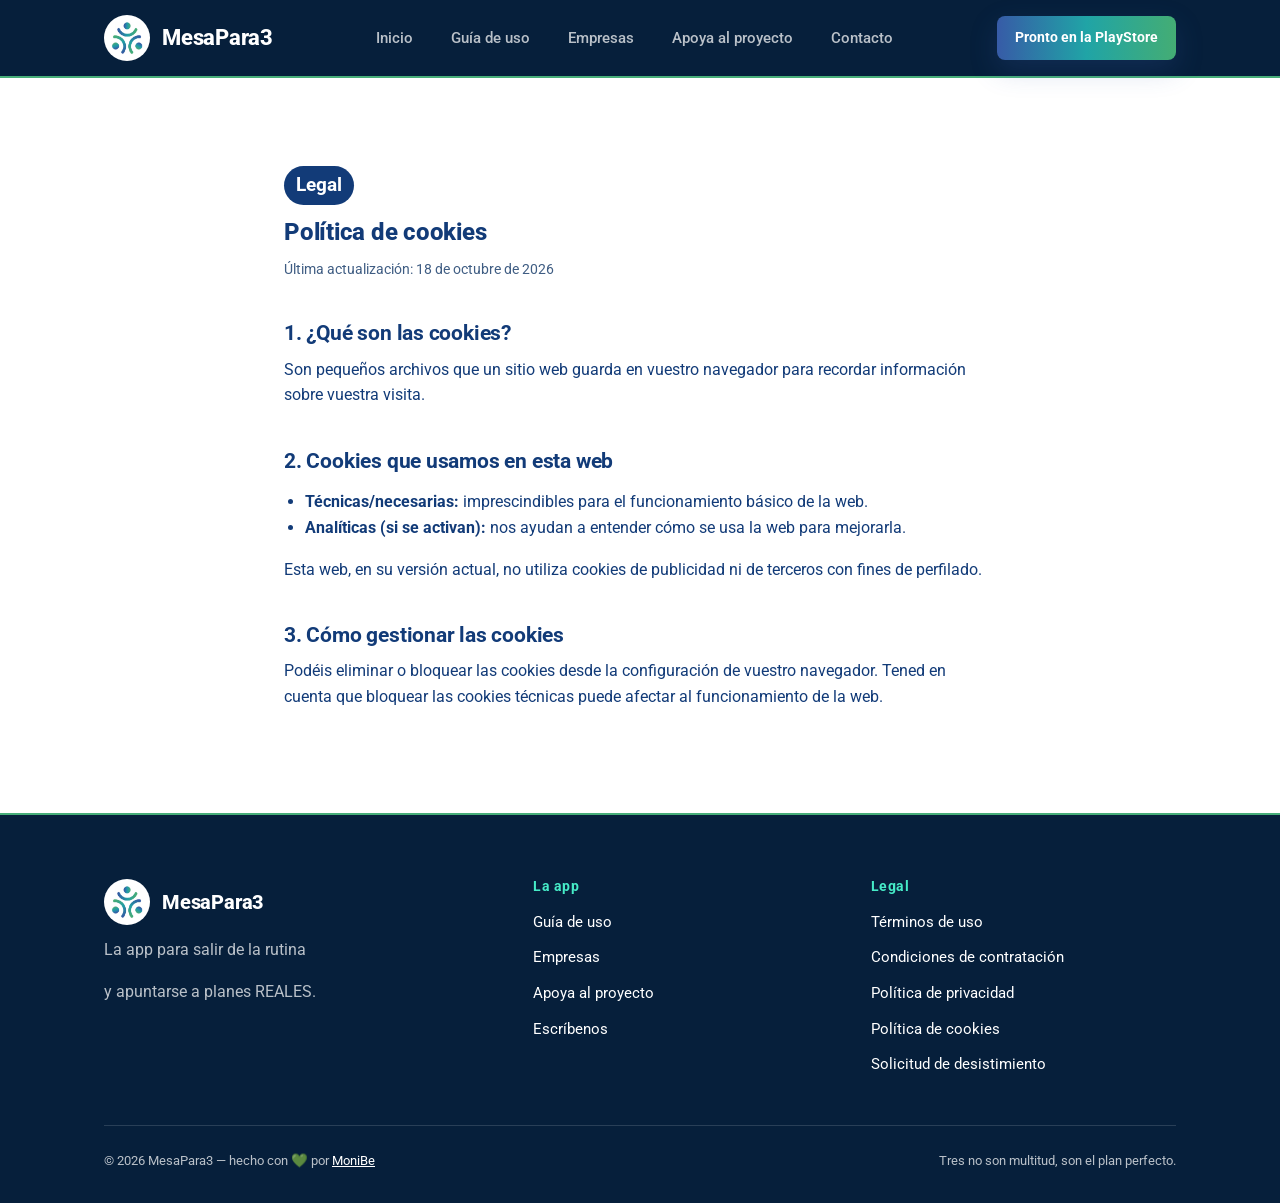
<file: politica-de-cookies.html>
<!DOCTYPE html>
<html lang="es">
<head>
  <meta charset="UTF-8">
  <meta name="viewport" content="width=device-width, initial-scale=1.0">
  <title>Política de cookies · MesaPara3</title>
  <meta name="description" content="Qué son las cookies, qué cookies usamos en la web de 3 y cómo podéis gestionarlas o bloquearlas. Actualmente, no se utilizan cookies de terceros ni de publicidad.">
  <link rel="stylesheet" href="/css/styles.css">
  <link rel="icon" href="assets/favicon.ico">
  
</head>
<body>

  <div id="site-header"></div>

  <main>

  <section>
    <div class="container legal-content">
      <span class="badge">Legal</span>
      <h1>Política de cookies</h1>
      <p class="legal-updated">Última actualización: 18 de octubre de 2026</p>

      <h2>1. ¿Qué son las cookies?</h2>
      <p>Son pequeños archivos que un sitio web guarda en vuestro navegador para recordar información sobre vuestra visita.</p>

      <h2>2. Cookies que usamos en esta web</h2>
      <ul>
        <li><strong>Técnicas/necesarias:</strong> imprescindibles para el funcionamiento básico de la web.</li>
        <li><strong>Analíticas (si se activan):</strong> nos ayudan a entender cómo se usa la web para mejorarla.</li>
      </ul>
      <p>Esta web, en su versión actual, no utiliza cookies de publicidad ni de terceros con fines de perfilado.</p>

      <h2>3. Cómo gestionar las cookies</h2>
      <p>Podéis eliminar o bloquear las cookies desde la configuración de vuestro navegador. Tened en cuenta que bloquear las cookies técnicas puede afectar al funcionamiento de la web.</p>

    </div>
  </section>

  </main>

  <div id="site-footer"></div>

  <script src="js/script.js"></script>
</body>
</html>
</file>
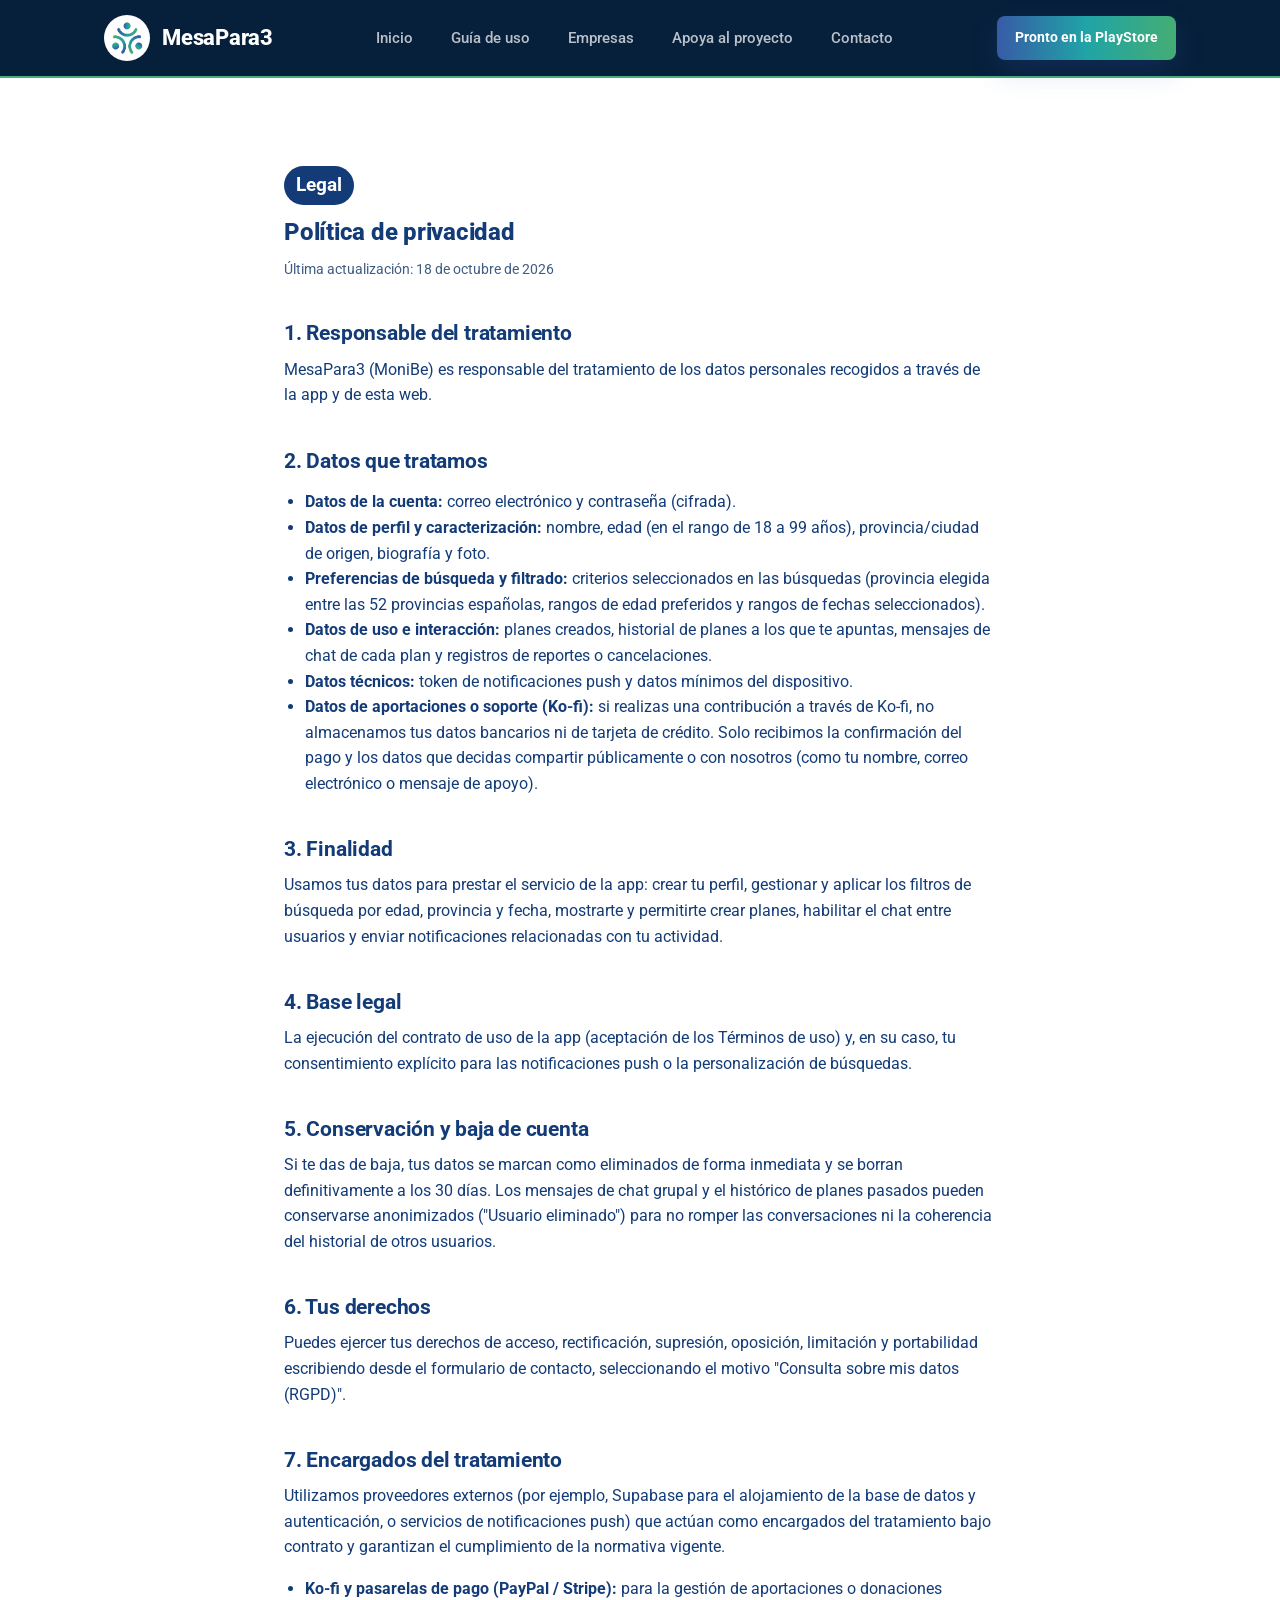
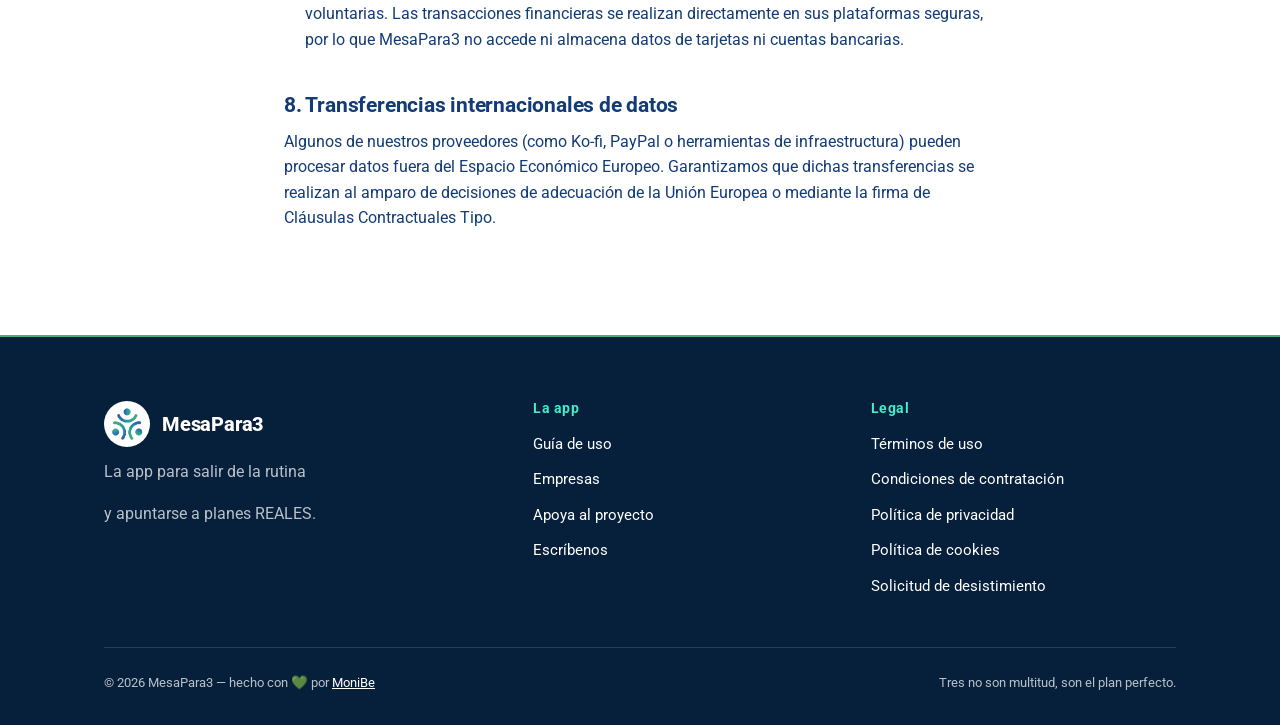
<file: politica-de-privacidad.html>
<!DOCTYPE html>
<html lang="es">
<head>
  <meta charset="UTF-8">
  <meta name="viewport" content="width=device-width, initial-scale=1.0">
  <title>Política de privacidad · MesaPara3</title>
  <meta name="description" content="Información transparente sobre la política de privacidad de MesaPara3: conoce qué datos guardamos, cómo protegemos vuestra cuenta y vuestros derechos RGPD.">
  <link rel="stylesheet" href="/css/styles.css">
  <link rel="icon" href="assets/favicon.ico">
</head>
<body>

  <div id="site-header"></div>

  <main>

  <section>
    <div class="container legal-content">
      <span class="badge">Legal</span>
      <h1>Política de privacidad</h1>
      <p class="legal-updated">Última actualización: 18 de octubre de 2026</p>

      <h2>1. Responsable del tratamiento</h2>
      <p>MesaPara3 (MoniBe) es responsable del tratamiento de los datos personales recogidos a través de la app y de esta web.</p>

      <h2>2. Datos que tratamos</h2>
      <ul>
        <li><strong>Datos de la cuenta:</strong> correo electrónico y contraseña (cifrada).</li>
        <li><strong>Datos de perfil y caracterización:</strong> nombre, edad (en el rango de 18 a 99 años), provincia/ciudad de origen, biografía y foto.</li>
        <li><strong>Preferencias de búsqueda y filtrado:</strong> criterios seleccionados en las búsquedas (provincia elegida entre las 52 provincias españolas, rangos de edad preferidos y rangos de fechas seleccionados).</li>
        <li><strong>Datos de uso e interacción:</strong> planes creados, historial de planes a los que te apuntas, mensajes de chat de cada plan y registros de reportes o cancelaciones.</li>
        <li><strong>Datos técnicos:</strong> token de notificaciones push y datos mínimos del dispositivo.</li>
        <li><strong>Datos de aportaciones o soporte (Ko-fi):</strong> si realizas una contribución a través de Ko-fi, no almacenamos tus datos bancarios ni de tarjeta de crédito. Solo recibimos la confirmación del pago y los datos que decidas compartir públicamente o con nosotros (como tu nombre, correo electrónico o mensaje de apoyo).</li>
      </ul>

      <h2>3. Finalidad</h2>
      <p>Usamos tus datos para prestar el servicio de la app: crear tu perfil, gestionar y aplicar los filtros de búsqueda por edad, provincia y fecha, mostrarte y permitirte crear planes, habilitar el chat entre usuarios y enviar notificaciones relacionadas con tu actividad.</p>

      <h2>4. Base legal</h2>
      <p>La ejecución del contrato de uso de la app (aceptación de los Términos de uso) y, en su caso, tu consentimiento explícito para las notificaciones push o la personalización de búsquedas.</p>

      <h2>5. Conservación y baja de cuenta</h2>
      <p>Si te das de baja, tus datos se marcan como eliminados de forma inmediata y se borran definitivamente a los 30 días. Los mensajes de chat grupal y el histórico de planes pasados pueden conservarse anonimizados ("Usuario eliminado") para no romper las conversaciones ni la coherencia del historial de otros usuarios.</p>

      <h2>6. Tus derechos</h2>
      <p>Puedes ejercer tus derechos de acceso, rectificación, supresión, oposición, limitación y portabilidad escribiendo desde el <a href="contacto.html">formulario de contacto</a>, seleccionando el motivo "Consulta sobre mis datos (RGPD)".</p>

      <h2>7. Encargados del tratamiento</h2>
      <p>Utilizamos proveedores externos (por ejemplo, Supabase para el alojamiento de la base de datos y autenticación, o servicios de notificaciones push) que actúan como encargados del tratamiento bajo contrato y garantizan el cumplimiento de la normativa vigente.</p>
      <ul>
        <li><strong>Ko-fi y pasarelas de pago (PayPal / Stripe):</strong> para la gestión de aportaciones o donaciones voluntarias. Las transacciones financieras se realizan directamente en sus plataformas seguras, por lo que MesaPara3 no accede ni almacena datos de tarjetas ni cuentas bancarias.</li>
      </ul>

      <h2>8. Transferencias internacionales de datos</h2>
      <p>Algunos de nuestros proveedores (como Ko-fi, PayPal o herramientas de infraestructura) pueden procesar datos fuera del Espacio Económico Europeo. Garantizamos que dichas transferencias se realizan al amparo de decisiones de adecuación de la Unión Europea o mediante la firma de Cláusulas Contractuales Tipo.</p>

    </div>
  </section>

  </main>
  
  <div id="site-footer"></div>

  <script src="js/script.js"></script>
</body>
</html>
</file>
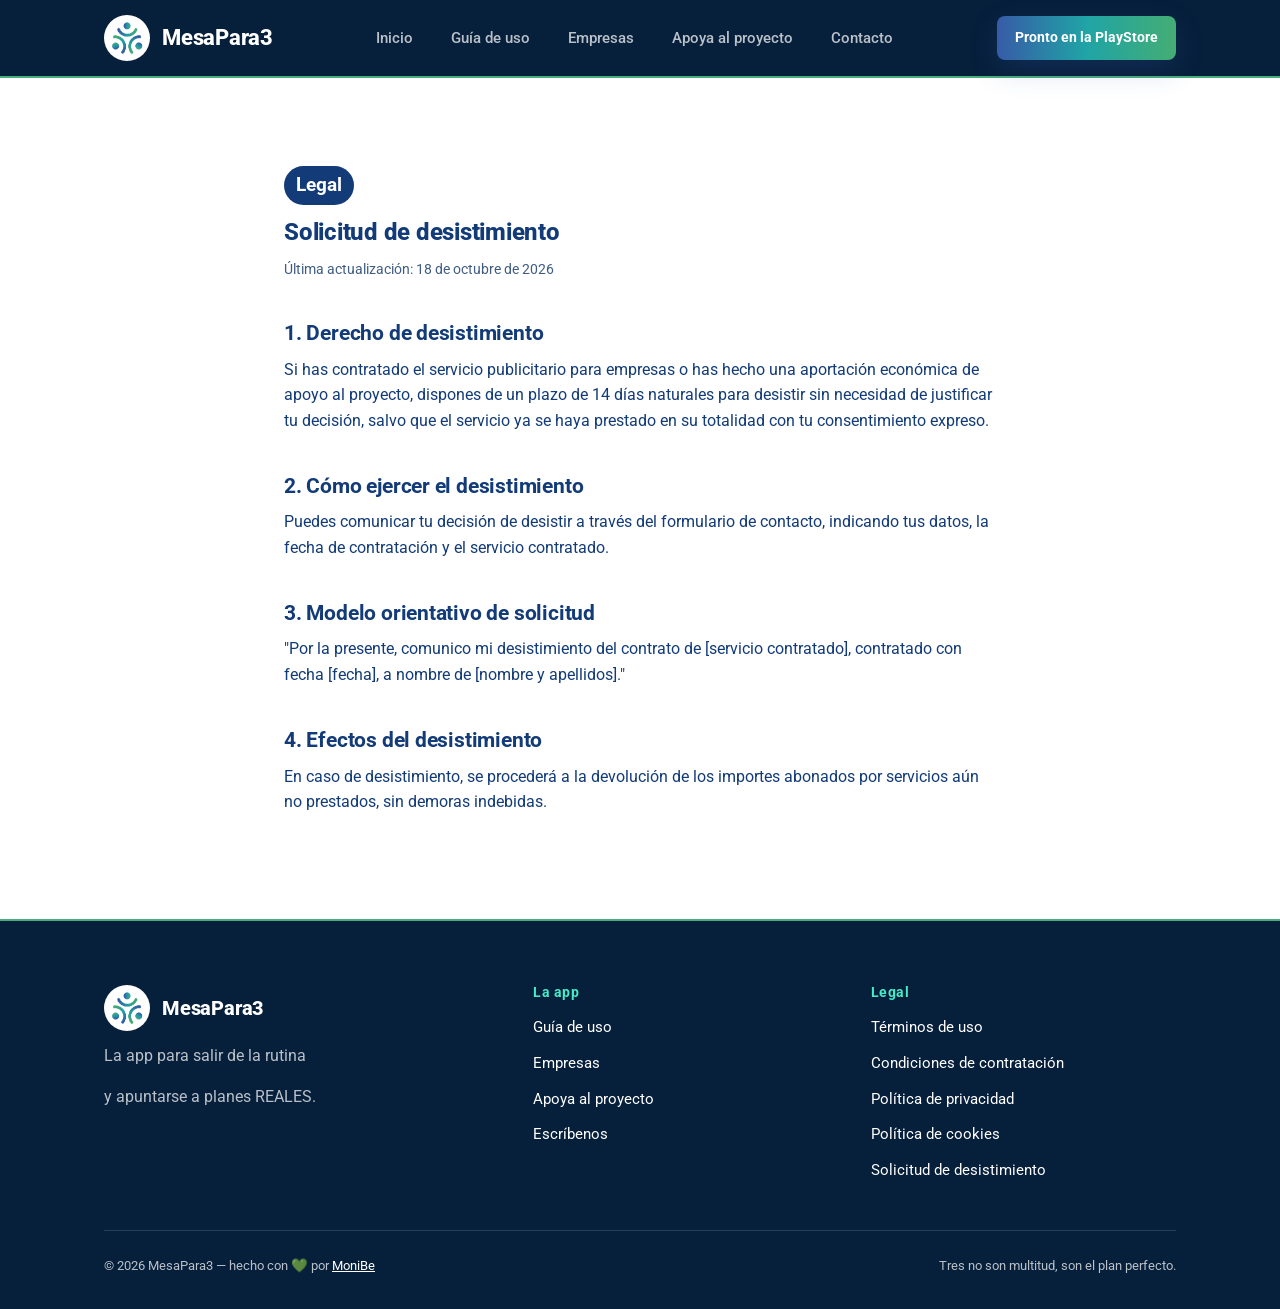
<file: solicitud-de-desistimiento.html>
<!DOCTYPE html>
<html lang="es">
<head>
  <meta charset="UTF-8">
  <meta name="viewport" content="width=device-width, initial-scale=1.0">
  <title>Solicitud de desistimiento · MesaPara3</title>
  <meta name="description" content="Información para empresas sobre cómo ejercer el derecho de desistimiento sobre los servicios contratados en MesaPara3: Cancela tu servicio contratado en un plazo de 14 días fácilmente.">
  <link rel="stylesheet" href="/css/styles.css">
  <link rel="icon" href="assets/favicon.ico">
  
</head>
<body>

  <div id="site-header"></div>

  <main>

  <section>
    <div class="container legal-content">
      <span class="badge">Legal</span>
      <h1>Solicitud de desistimiento</h1>
      <p class="legal-updated">Última actualización: 18 de octubre de 2026</p>
      
      <h2>1. Derecho de desistimiento</h2>
      <p>Si has contratado el servicio publicitario para empresas o has hecho una aportación económica de apoyo al proyecto, dispones de un plazo de 14 días naturales para desistir sin necesidad de justificar tu decisión, salvo que el servicio ya se haya prestado en su totalidad con tu consentimiento expreso.</p>

      <h2>2. Cómo ejercer el desistimiento</h2>
      <p>Puedes comunicar tu decisión de desistir a través del <a href="contacto.html">formulario de contacto</a>, indicando tus datos, la fecha de contratación y el servicio contratado.</p>

      <h2>3. Modelo orientativo de solicitud</h2>
      <p>"Por la presente, comunico mi desistimiento del contrato de [servicio contratado], contratado con fecha [fecha], a nombre de [nombre y apellidos]."</p>

      <h2>4. Efectos del desistimiento</h2>
      <p>En caso de desistimiento, se procederá a la devolución de los importes abonados por servicios aún no prestados, sin demoras indebidas.</p>

    </div>
  </section>

  </main>
  
  <div id="site-footer"></div>


  <script src="js/script.js"></script>
</body>
</html>
</file>
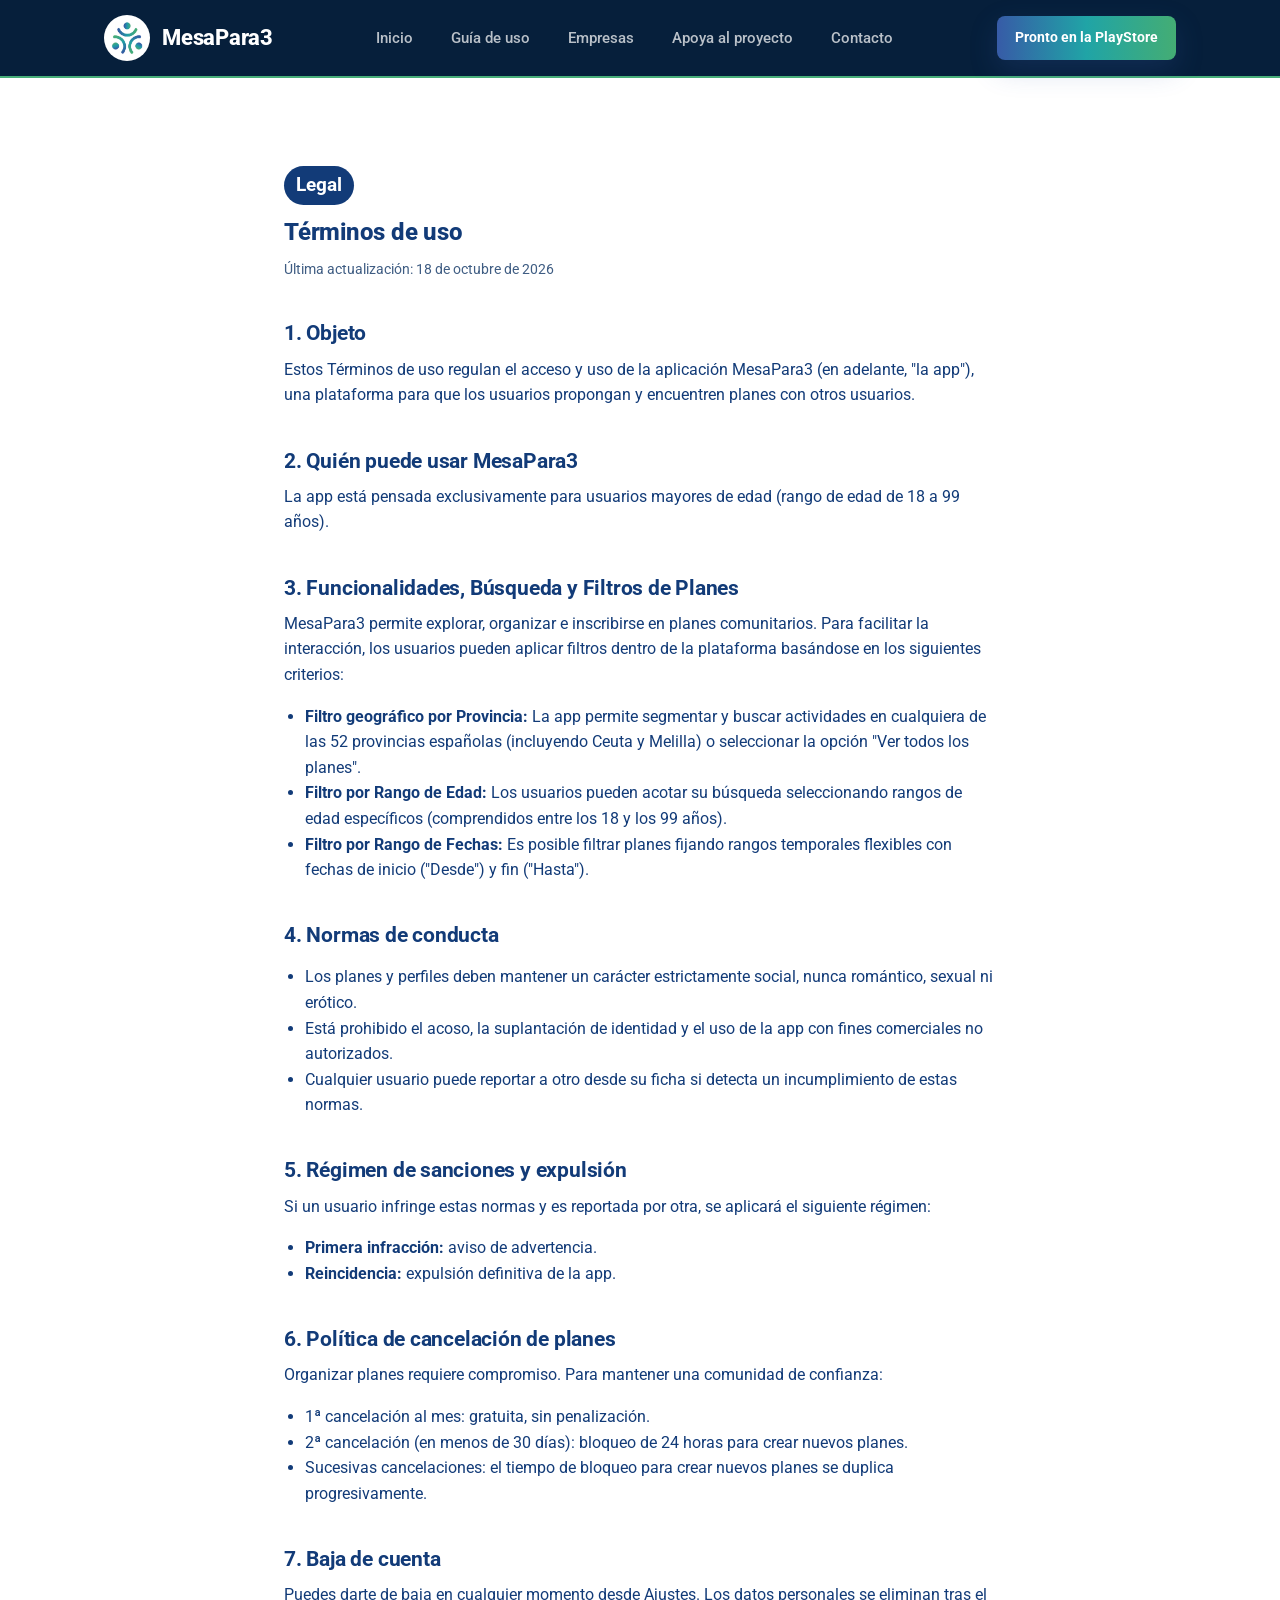
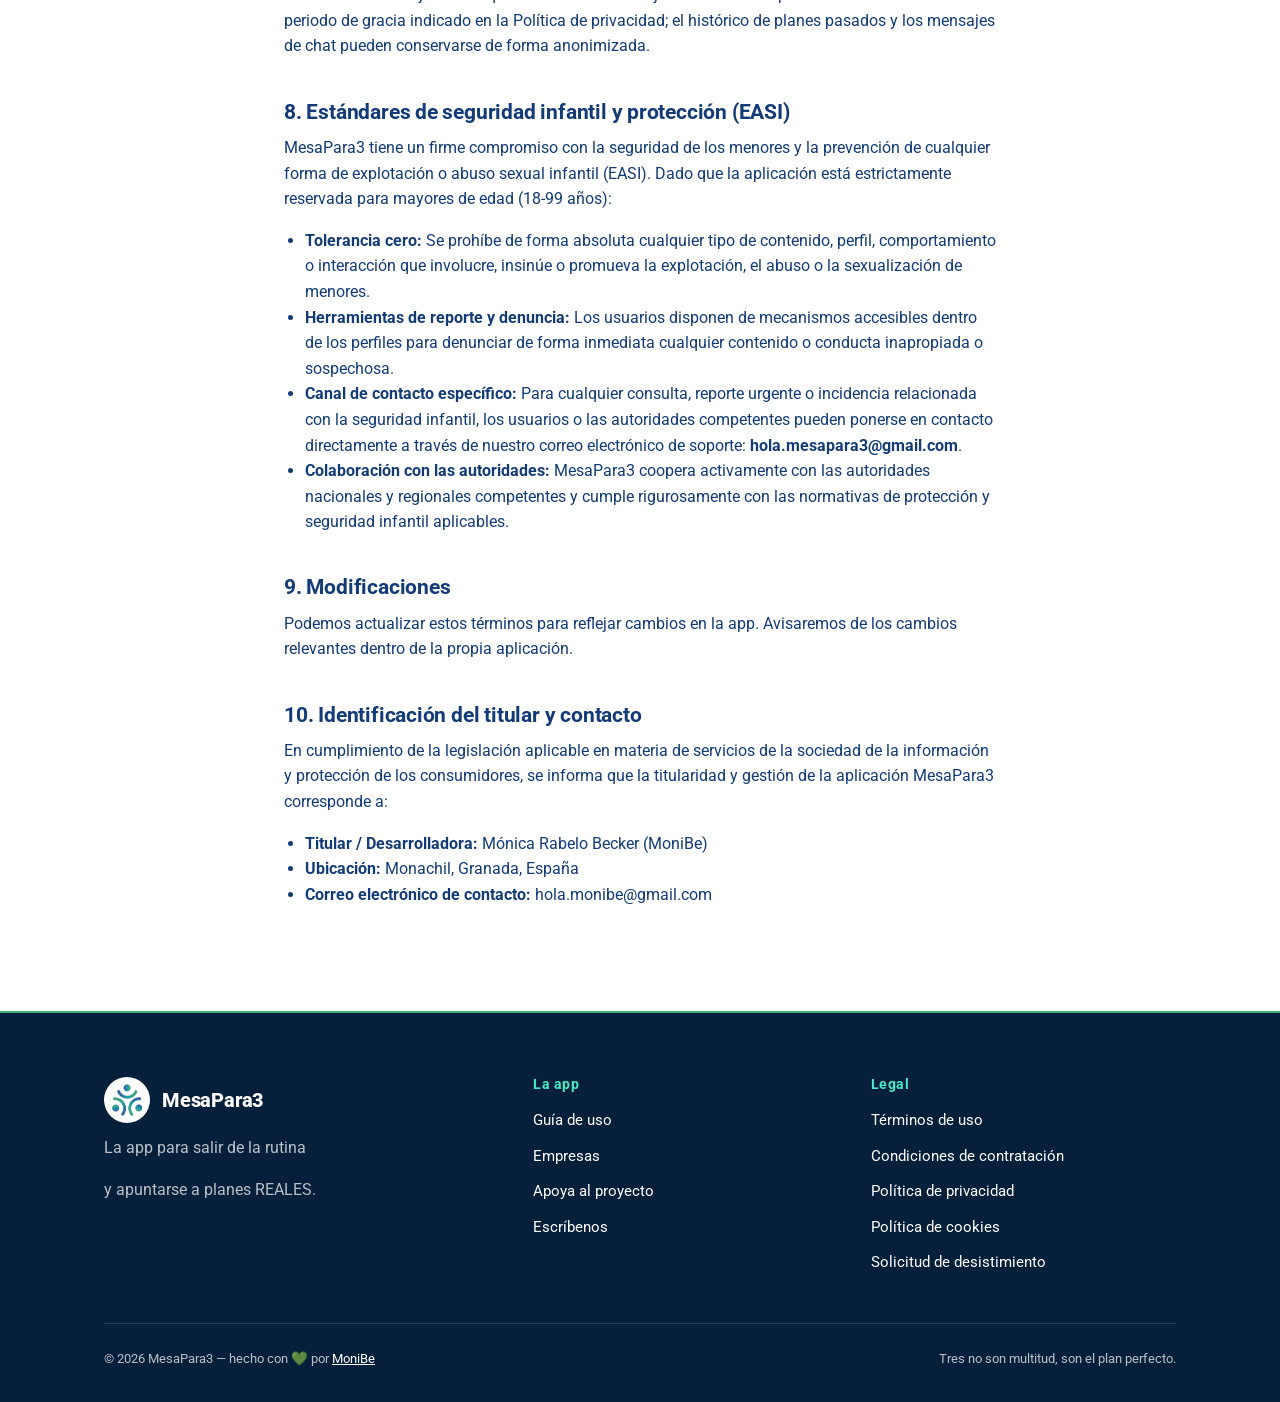
<file: terminos-de-uso.html>
<!DOCTYPE html>
<html lang="es">
<head>
  <meta charset="UTF-8">
  <meta name="viewport" content="width=device-width, initial-scale=1.0">
  <title>Términos de uso de la app · MesaPara3</title>
  <meta name="description" content="Información referente a los términos de uso de la aplicación Android MesaPara3: normas de la comunidad, régimen de sanciones, filtros y política de cancelaciones.">
  <link rel="stylesheet" href="/css/styles.css">
  <link rel="icon" href="assets/favicon.ico">
</head>
<body>

  <div id="site-header"></div>

  <main>

  <section>
    <div class="container legal-content">
      <span class="badge">Legal</span>
      <h1>Términos de uso</h1>
      <p class="legal-updated">Última actualización: 18 de octubre de 2026</p>
      
      <h2>1. Objeto</h2>
      <p>Estos Términos de uso regulan el acceso y uso de la aplicación MesaPara3 (en adelante, "la app"), una plataforma para que los usuarios propongan y encuentren planes con otros usuarios.</p>

      <h2>2. Quién puede usar MesaPara3</h2>
      <p>La app está pensada exclusivamente para usuarios mayores de edad (rango de edad de 18 a 99 años).</p>

      <h2>3. Funcionalidades, Búsqueda y Filtros de Planes</h2>
      <p>MesaPara3 permite explorar, organizar e inscribirse en planes comunitarios. Para facilitar la interacción, los usuarios pueden aplicar filtros dentro de la plataforma basándose en los siguientes criterios:</p>
      <ul>
        <li><strong>Filtro geográfico por Provincia:</strong> La app permite segmentar y buscar actividades en cualquiera de las 52 provincias españolas (incluyendo Ceuta y Melilla) o seleccionar la opción "Ver todos los planes".</li>
        <li><strong>Filtro por Rango de Edad:</strong> Los usuarios pueden acotar su búsqueda seleccionando rangos de edad específicos (comprendidos entre los 18 y los 99 años).</li>
        <li><strong>Filtro por Rango de Fechas:</strong> Es posible filtrar planes fijando rangos temporales flexibles con fechas de inicio ("Desde") y fin ("Hasta").</li>
      </ul>

      <h2>4. Normas de conducta</h2>
      <ul>
        <li>Los planes y perfiles deben mantener un carácter estrictamente social, nunca romántico, sexual ni erótico.</li>
        <li>Está prohibido el acoso, la suplantación de identidad y el uso de la app con fines comerciales no autorizados.</li>
        <li>Cualquier usuario puede reportar a otro desde su ficha si detecta un incumplimiento de estas normas.</li>
      </ul>

      <h2>5. Régimen de sanciones y expulsión</h2>
      <p>Si un usuario infringe estas normas y es reportada por otra, se aplicará el siguiente régimen:</p>
      <ul>
        <li><strong>Primera infracción:</strong> aviso de advertencia.</li>
        <li><strong>Reincidencia:</strong> expulsión definitiva de la app.</li>
      </ul>

      <h2>6. Política de cancelación de planes</h2>
      <p>Organizar planes requiere compromiso. Para mantener una comunidad de confianza:</p>
      <ul>
        <li>1ª cancelación al mes: gratuita, sin penalización.</li>
        <li>2ª cancelación (en menos de 30 días): bloqueo de 24 horas para crear nuevos planes.</li>
        <li>Sucesivas cancelaciones: el tiempo de bloqueo para crear nuevos planes se duplica progresivamente.</li>
      </ul>

      <h2>7. Baja de cuenta</h2>
      <p>Puedes darte de baja en cualquier momento desde Ajustes. Los datos personales se eliminan tras el periodo de gracia indicado en la Política de privacidad; el histórico de planes pasados y los mensajes de chat pueden conservarse de forma anonimizada.</p>

      <h2>8. Estándares de seguridad infantil y protección (EASI)</h2>
      <p>MesaPara3 tiene un firme compromiso con la seguridad de los menores y la prevención de cualquier forma de explotación o abuso sexual infantil (EASI). Dado que la aplicación está estrictamente reservada para mayores de edad (18-99 años):</p>
      <ul>
        <li><strong>Tolerancia cero:</strong> Se prohíbe de forma absoluta cualquier tipo de contenido, perfil, comportamiento o interacción que involucre, insinúe o promueva la explotación, el abuso o la sexualización de menores.</li>
        <li><strong>Herramientas de reporte y denuncia:</strong> Los usuarios disponen de mecanismos accesibles dentro de los perfiles para denunciar de forma inmediata cualquier contenido o conducta inapropiada o sospechosa.</li>
        <li><strong>Canal de contacto específico:</strong> Para cualquier consulta, reporte urgente o incidencia relacionada con la seguridad infantil, los usuarios o las autoridades competentes pueden ponerse en contacto directamente a través de nuestro correo electrónico de soporte: <strong>hola.mesapara3@gmail.com</strong>.</li>
        <li><strong>Colaboración con las autoridades:</strong> MesaPara3 coopera activamente con las autoridades nacionales y regionales competentes y cumple rigurosamente con las normativas de protección y seguridad infantil aplicables.</li>
      </ul>

      <h2>9. Modificaciones</h2>
      <p>Podemos actualizar estos términos para reflejar cambios en la app. Avisaremos de los cambios relevantes dentro de la propia aplicación.</p>

      <h2>10. Identificación del titular y contacto</h2>
      <p>En cumplimiento de la legislación aplicable en materia de servicios de la sociedad de la información y protección de los consumidores, se informa que la titularidad y gestión de la aplicación MesaPara3 corresponde a:</p>
      <ul>
        <li><strong>Titular / Desarrolladora:</strong> Mónica Rabelo Becker (MoniBe)</li>
        <li><strong>Ubicación:</strong> Monachil, Granada, España</li>
        <li><strong>Correo electrónico de contacto:</strong> <a href="mailto:hola.monibe@gmail.com">hola.monibe@gmail.com</a></li>
      </ul>

    </div>
  </section>

  </main>

  <div id="site-footer"></div>

  <script src="js/script.js"></script>
</body>
</html>
</file>
<file: css/styles.css>
/* =========================================================
   MesaPara3 — Sistema de diseño de la web oficial
   Basado en src/styles/theme.js de la app MesaPara3
   (cabecera y pie azul marino, degradado azul → turquesa → verde)
   ========================================================= */

@import url('https://fonts.googleapis.com/css2?family=Roboto:wght@400;500;700;800&display=swap');

:root {
  /* --- Paleta (idéntica a theme.js) --- */
  --color-primary: #20A4A6;        /* turquesa */
  --color-secondary: #375BA7;      /* azul corporativo */
  --color-bg: #FFFFFF;
  --color-surface: #F8FAFC;        /* blanco azulado */
  --color-text: #123B78;           /* azul intenso */
  --color-text-muted: #3f5d83;     /* azul suave */
  --color-border: #D5E6F2;
  --color-avatar-bg: #E1F5F2;      /* verde agua muy suave */

  --color-bar: #061F3B;            /* barras oscuras (header / footer) */
  --color-on-bar: #FFFFFF;
  --color-on-bar-muted: rgba(255, 255, 255, 0.72);
  --color-azulito: #40D5F1;
  --color-verde: #47AE79;
  --color-turquesaclaro: #46ebc7;
  --color-mint: #EDF8F8;

  --gradient-brand: linear-gradient(90deg, #375BA7 0%, #20A4A6 50%, #44AD74 100%);
  --gradient-critico: linear-gradient(90deg, #375BA7 0%, #1E293B 100%);
  --gradient-disabled: linear-gradient(90deg, #CCCCCC 0%, #AFAFAF 100%);
  --gradient-wash: radial-gradient(circle at 15% 15%, rgba(32,164,166,0.10), transparent 65%),
                   radial-gradient(circle at 85% 25%, rgba(55,91,167,0.09), transparent 60%);

  /* --- Tipografía (la de la app: Roboto) --- */
  --font-display: 'Roboto', system-ui, -apple-system, sans-serif;
  --font-body: 'Roboto', system-ui, -apple-system, sans-serif;

  /* --- Espaciado y forma --- */
  --radius-sm: 8px;                /* igual que BotonGradiente */
  --radius-md: 20px;
  --radius-lg: 28px;
  --radius-pill: 999px;
  --shadow-soft: 0 4px 18px rgba(18, 59, 120, 0.08);
  --shadow-lift: 0 10px 28px rgba(55, 91, 167, 0.22);
  --shadow-bar: 0 8px 24px rgba(6, 31, 59, 0.35);
  --container: 1120px;
  --header-h: 76px;
}

* { box-sizing: border-box; }
html { scroll-behavior: smooth; }

body {
  margin: 0;
  font-family: var(--font-body);
  color: var(--color-text);
  background: var(--color-bg);
  line-height: 1.6;
  -webkit-font-smoothing: antialiased;
}

img { max-width: 100%; display: block; }
a { color: inherit; text-decoration: none; }

h1, h2, h3, h4 {
  font-family: var(--font-display);
  font-weight: 700;
  line-height: 1.15;
  margin: 0 0 .5em;
  letter-spacing: -0.01em;
  color: var(--color-text);
}
h1 { font-weight: 800; }

p { margin: 0 0 1em; color: var(--color-text); }
.text-muted { color: var(--color-text-muted); }

/* Texto con degradado de marca (como "buen plan." en la app) */
.text-gradient {
  background: var(--gradient-brand);
  -webkit-background-clip: text;
  background-clip: text;
  color: transparent;
}

/* Foco visible para teclado */
:focus-visible {
  outline: 3px solid var(--color-azulito);
  outline-offset: 2px;
}

.container {
  width: 100%;
  max-width: var(--container);
  margin: 0 auto;
  padding: 0 24px;
}

section { padding: 88px 0; }
@media (max-width: 720px) { section { padding: 56px 0; } }
@media (max-width: 480px) {
  section { padding: 40px 0; }
  .container { padding: 0 18px; }
}

/* ---------- Motivo de marca: los 3 puntos de la mesa ---------- */
.mesa-mark {
  display: inline-flex;
  align-items: center;
  gap: 5px;
  height: 22px;
}
.mesa-mark span {
  width: 10px;
  height: 10px;
  border-radius: 50%;
  background: var(--color-secondary);
}
.mesa-mark span:nth-child(2) { background: var(--color-primary); }
.mesa-mark span:nth-child(3) { background: var(--color-verde); }
.mesa-mark span:nth-child(n+4) { display: none; } /* por si el HTML aún trae 4 puntos */

.mesa-divider {
  display: flex;
  gap: 10px;
  align-items: center;
  margin: 0 auto 20px;
  width: fit-content;
}
.mesa-divider span {
  width: 8px; height: 8px; border-radius: 50%;
  background: var(--color-border);
}
.mesa-divider span.on { background: var(--gradient-brand); }

.brand-logo {
  height: 46px;
  width: 46px;
  object-fit: contain;
  border-radius: 50%;
  background: #fff;           /* el logo va sobre círculo blanco, como en la app */
  padding: 2px;
}
.eyebrow-logo { height: 20px; width: auto; }
.cta-logo { height: 110px; width: auto; margin: 0 auto 16px; display: block; }

/* ---------- Header (barra azul marino, como la cabecera de la app) ---------- */
.site-header {
  position: sticky;
  top: 0;
  z-index: 50;
  background: var(--color-bar);
  color: var(--color-on-bar);
  border-bottom: 2px solid var(--color-verde);
}
.site-header .container {
  display: flex;
  align-items: center;
  justify-content: space-between;
  height: var(--header-h);
}

.brand {
  display: flex;
  align-items: center;
  gap: 12px;
  font-family: var(--font-display);
  font-weight: 800;
  font-size: 1.4rem;
  letter-spacing: -0.01em;
  color: var(--color-on-bar);
  text-decoration: none;
  transition: opacity .2s ease;
}
.site-header .brand:hover { opacity: .85; }
.brand .num,
.brand-3 { color: var(--color-verde); }  /* el "3" en verde, como en la app */

.main-nav {
  display: flex;
  align-items: center;
  gap: 6px;
}
.main-nav a {
  padding: 10px 16px;
  border-radius: var(--radius-pill);
  font-size: .95rem;
  font-weight: 500;
  color: var(--color-on-bar-muted);
  transition: background .18s ease, color .18s ease;
}
.main-nav a:hover,
.main-nav a.active {
  background: rgba(255, 255, 255, 0.10);
  color: var(--color-on-bar);
}
.header-cta { display: flex; align-items: center; gap: 12px; }

.nav-toggle {
  display: none;
  background: none;
  border: none;
  cursor: pointer;
  padding: 8px;
}
.nav-toggle span {
  display: block;
  width: 22px;
  height: 2px;
  background: var(--color-on-bar);
  margin: 5px 0;
  border-radius: 2px;
}

@media (max-width: 420px) {
  .header-cta .btn-gradient.btn-sm { display: none; }
}

@media (max-width: 860px) {
  .main-nav {
    position: fixed;
    top: var(--header-h); left: 0; right: 0;
    background: var(--color-bar);
    border-bottom: 2px solid var(--color-verde);
    flex-direction: column;
    align-items: stretch;
    padding: 12px;
    display: none;
    box-shadow: var(--shadow-bar);
  }
  .main-nav.open { display: flex; }
  .main-nav a { padding: 14px 16px; }
  .nav-toggle { display: block; }
}

/* ---------- Botones (estilo BotonGradiente) ---------- */
.btn {
  display: inline-flex;
  align-items: center;
  justify-content: center;
  gap: 8px;
  font-family: var(--font-body);
  font-weight: 700;
  font-size: 1rem;
  min-height: 50px;
  padding: 14px 28px;
  border-radius: var(--radius-sm);
  border: none;
  cursor: pointer;
  transition: transform .15s ease, box-shadow .15s ease, opacity .15s ease;
  white-space: nowrap;
}
.btn-gradient {
  background: var(--gradient-brand);
  color: #fff;
  box-shadow: var(--shadow-lift);
}
.btn-gradient:hover { transform: translateY(-2px); opacity: .92; }
.btn-gradient:active { opacity: .85; transform: none; }  /* como buttonPressed */
.btn-critico {
  background: var(--gradient-critico);
  color: #fff;
}
.btn-outline {
  background: transparent;
  color: var(--color-text);
  border: 1.5px solid var(--color-border);
}
.btn-outline:hover { border-color: var(--color-primary); color: var(--color-secondary); }
/* Estado deshabilitado: degradado gris pálido */
.btn[disabled],
.btn.is-disabled {
  background: var(--gradient-disabled);
  color: #fff;
  box-shadow: none;
  cursor: not-allowed;
  opacity: 1;
  transform: none;
}
.btn-sm { padding: 10px 18px; min-height: 42px; font-size: .9rem; border-radius: var(--radius-sm); }
.btn-lg { padding: 18px 36px; font-size: 1.05rem; border-radius: 12px; }

/* ---------- Hero ---------- */
.hero {
  padding: 72px 0 64px;
  background: var(--color-mint);
  position: relative;
  overflow: hidden;
}

/* Escritorio: a la izquierda texto + botón + fotos + fila Propón/Conecta/Queda; a la derecha el móvil */
.hero .container {
  display: grid;
  grid-template-columns: minmax(0, 1.4fr) minmax(0, .8fr) auto;
  grid-template-areas:
    "copy  photos phone"
    "steps steps  phone";
  column-gap: 40px;
  row-gap: 32px;
  align-items: center;
  background: transparent;
  border-radius: var(--radius-lg);
  padding: 56px 48px;
}

.hero-copy   { grid-area: copy; text-align: left; }
.hero-photos { grid-area: photos; }
.hero-steps  { grid-area: steps; }
.hero .phone-mock { grid-area: phone; }

/* Titular grande */
.hero h1 {
  font-size: clamp(2.8rem, 5vw, 4.4rem);
  line-height: 1.05;
  margin: 0 0 .4em;
  text-wrap: balance;
}
/* "comparte" en turquesa con subrayado curvo */
.hero h1 .accent {
  position: relative;
  display: inline-block;
  color: var(--color-primary);
}
.hero h1 .accent::after {
  content: "";
  position: absolute;
  left: -2%;
  right: -2%;
  bottom: -.22em;
  height: .3em;
  /* trazo en arco (∩) que se afina en los extremos, como en el diseño */
  background: #6fdcd2;   /* turquesa claro del diseño */
  -webkit-mask: url("data:image/svg+xml,%3Csvg xmlns='http://www.w3.org/2000/svg' viewBox='0 0 100 12' preserveAspectRatio='none'%3E%3Cpath d='M1 11 Q50 -1 99 11 Q50 4 1 11 Z'/%3E%3C/svg%3E") center / 100% 100% no-repeat;
          mask: url("data:image/svg+xml,%3Csvg xmlns='http://www.w3.org/2000/svg' viewBox='0 0 100 12' preserveAspectRatio='none'%3E%3Cpath d='M1 11 Q50 -1 99 11 Q50 4 1 11 Z'/%3E%3C/svg%3E") center / 100% 100% no-repeat;
}
.hero .lede {
  font-size: 1.2rem;
  color: var(--color-text-muted);
  max-width: 34ch;
  margin: 0 0 24px;
}
.hero .lede strong { color: var(--color-text); }

.hero-actions {
  display: flex;
  flex-direction: column;
  align-items: flex-start;
  gap: 8px;
}
.store-note { font-size: .82rem; color: var(--color-text-muted); margin: 0; }

/* Fotos inclinadas y solapadas (bolos, almuerzo, juegos) */
.hero-photos {
  position: relative;
  width: 100%;
  aspect-ratio: 1 / 1.45;
}
.hero-photos img {
  position: absolute;
  width: 72%;
  height: auto;            /* anula el height="" del HTML, que las estiraba */
  aspect-ratio: 1 / 1;     /* cuadradas */
  object-fit: cover;
  background: #fff;
  border: 4px solid #fff;
  border-radius: 14px;
  box-shadow: 0 8px 22px rgba(6, 31, 59, .22);
}
.hero-photos .p1 { top: 0;   right: 0;   transform: rotate(8deg);  z-index: 1; }
.hero-photos .p2 { top: 25%; right: 22%; transform: rotate(-6deg); z-index: 2; }
.hero-photos .p3 { top: 50%; right: 4%;  transform: rotate(7deg);  z-index: 3; }

/* Fila Propón · Conecta · Queda (con tus imágenes) */
.hero-steps {
  display: flex;
  list-style: none;
  padding: 0;
  margin: 0;
  font-weight: 700;
  color: var(--color-text);
}
.hero-steps li {
  flex: 1;
  display: flex;
  flex-direction: column;
  align-items: center;
  gap: 8px;
}
.hero-steps li + li { border-left: 2px solid var(--color-border); }
.hero-steps img {
  width: 72px;
  height: 72px;
  object-fit: contain;
}

/* Móvil: titular a todo el ancho; debajo texto+botón a la izquierda y fotos a la derecha */
@media (max-width: 900px) {
  .hero .container {
    grid-template-columns: minmax(0, 1.2fr) minmax(0, .8fr);
    grid-template-areas:
      "title   title"
      "lede    photos"
      "actions photos"
      "steps   steps"
      "phone   phone";
    column-gap: 12px;
    row-gap: 16px;
    padding: 40px 28px;
  }
  .hero-copy { display: contents; }
  .hero h1 { grid-area: title; font-size: clamp(2.2rem, 10vw, 3.4rem); margin: 0; }
  .hero .lede { grid-area: lede; font-size: 1.05rem; margin: 0; align-self: end; }
  .hero-actions { grid-area: actions; align-items: center; align-self: start; }
  .hero-steps { margin-top: 8px; }
}
@media (max-width: 640px) {
  .hero { padding: 20px 0 32px 0; }
  .hero h1 { padding-bottom: 30px;}
  .lede { text-align: center;}
  .hero .container { padding: 28px 20px; row-gap: 14px; }
  .hero-actions .btn {
    width: 100%;
    padding: 14px 16px;
    font-size: .95rem;
    white-space: normal;
    text-align: center;
  }
  .store-note { text-align: center; }
  .hero-steps img { width: 64px; height: 64px; }
}

/* Mock de teléfono */
.phone-mock {
  justify-self: center;
  width: 260px;
  max-width: 78vw;
  aspect-ratio: 260/540;
  height: auto;
  border-radius: 40px;
  background: var(--color-bar);
  padding: 12px;
  box-shadow: 0 30px 60px rgba(6, 31, 59, 0.30);
  position: relative;
  margin-top: 35px;
}
.phone-mock .screen {
  width: 100%;
  height: 100%;
  border-radius: 28px;
  background: var(--color-bg);
  overflow: hidden;
  display: flex;
  flex-direction: column;
}
.phone-mock .screen-top {
  padding: 20px 18px 14px;
  background: var(--color-bar);
  border-bottom: 2px solid var(--color-verde);
  color: #fff;
}
.phone-mock .screen-body { padding: 16px; display: grid; gap: 10px; }
.phone-screenshot {
  width: 100%;
  height: 100%;
  object-fit: cover;
  object-position: top center;
}
.plan-card-mock {
  background: var(--color-surface);
  border-radius: var(--radius-md);
  padding: 14px;
  border: 1px solid var(--color-border);
}
.plan-card-mock .bar { height: 8px; border-radius: 4px; background: var(--color-border); margin-bottom: 6px; }
.plan-card-mock .bar.w60 { width: 60%; }
.plan-card-mock .bar.w40 { width: 40%; background: var(--gradient-brand); height: 6px; }

/* ---------- Tarjetas / grids ---------- */
.grid-3 { display: grid; grid-template-columns: repeat(3, 1fr); gap: 24px; }
.grid-2 { display: grid; grid-template-columns: repeat(2, 1fr); gap: 24px; }
@media (max-width: 820px) { .grid-3, .grid-2 { grid-template-columns: 1fr; } }
/* Contacto: en móvil, la tarjeta "Antes de escribir" va antes del formulario */
@media (max-width: 820px) { .contact-grid > .card { order: -1; } }

.card {
  display: flex;
  flex-direction: column;
  align-items: center;
  text-align: center;
  background: var(--color-bg, #1e1e2f);
  border: 1.5px solid var(--color-border);
  border-radius: var(--radius-md);
  padding: 28px;
  box-shadow: var(--shadow-soft);
  transition: transform .18s ease, box-shadow .18s ease, border-color .18s ease;
}

.card h3 { color: var(--color-text); }
.card p { color: var(--color-text-muted); }
/* Icono en círculo verde agua, como los avatares de las tarjetas de la app */
.card .icon-dot {
  width: 56px; height: 56px;
  border-radius: 50%;
  background: var(--color-avatar-bg);
  display: flex; align-items: center; justify-content: center;
  margin-bottom: 16px;
  font-size: 1.4rem;
}

.section-head { max-width: 640px; margin: 0 auto 48px; text-align: center; }
.section-head.left { margin: 0 0 40px; text-align: left; }
/* Cabeceras de sección con menos aire (guía de uso) */
.section-head.section-head-tight { margin-bottom: 0; }
.section-head.section-head-tight p:last-child { margin-bottom: 0; }
.section-head.section-head-compact { margin-bottom: 20px; }
.section-head.section-head-compact h2 { margin-bottom: 0; }

/* ---------- Secciones con fondo de color mint ----------*/
.section-tint{
  background: var(--color-mint);
}

/* ---------- Pasos numerados (cómo funciona) ---------- */
.steps { display: grid; grid-template-columns: repeat(3, 1fr); gap: 20px; counter-reset: step; }
@media (max-width: 900px) { .steps { grid-template-columns: repeat(2, 1fr); } }
@media (max-width: 560px) { .steps { grid-template-columns: 1fr; } }
.step { position: relative; padding-top: 8px; }
.step .num {
  font-family: var(--font-display);
  font-weight: 800;
  font-size: 2rem;
  background: var(--gradient-brand);
  -webkit-background-clip: text;
  background-clip: text;
  color: transparent;
  margin-bottom: 8px;
  display: block;
}

    /* Botón de la sección "Cómo funciona" */
    .section-action { text-align: center; margin-top: 40px; }

    /* Sección Para empresas */
    .biz-grid {
      display: grid;
      grid-template-columns: 1fr 1fr;
      gap: 48px;
      align-items: center;
    }
    .section-biz .container { text-align: center; }
    .biz-copy, .growth-chart { text-align: left; }
    .biz-copy h2 { margin-bottom: 16px; }
    .biz-copy .btn { margin-top: 24px; }

    .growth-chart { width: 100%; }
    .growth-chart svg { width: 80%; height: auto; display: block; }
    .growth-chart .axis { stroke: currentColor; opacity: .25; stroke-width: 1; }
    .growth-chart .grid { stroke: currentColor; opacity: .1; stroke-width: 1; }
    .growth-chart .tick { fill: currentColor; opacity: .6; font-size: 12px; font-family: inherit; }
    .growth-chart .line-base { fill: none; stroke: currentColor; opacity: .35; stroke-width: 3; stroke-dasharray: 6 6; stroke-linecap: round; }
    .growth-chart .line-up { fill: none; stroke: var(--primary, #375BA7); stroke-width: 4; stroke-linecap: round; stroke-linejoin: round; }
    .growth-chart .area-up { fill: var(--primary, #375BA7); opacity: .12; }
    .growth-chart .dot-up { fill: var(--primary, #375BA7); }
    .growth-chart .label { fill: currentColor; font-size: 13px; font-weight: 600; font-family: inherit; }
    .growth-chart .label-up { fill: var(--primary, #375BA7); }
    .chart-caption { font-size: .85rem; margin-top: 8px; }

    /* Sección Nuestro próximo objetivo */
    .goal-card .btn { margin-top: 28px; }

    @media (max-width: 800px) {
      .biz-grid { grid-template-columns: 1fr; gap: 32px; }

      /* Para empresas: todo centrado en móvil */
      .biz-copy, .growth-chart { text-align: center; }
      .biz-copy .btn { margin-top: 0; }

      /* Gráfico a todo el ancho, centrado y con textos algo mayores */
      .growth-chart svg { width: 100%; max-width: 560px; margin: 0 auto; overflow: visible; }
      .growth-chart .tick { font-size: 13px; }
      .growth-chart .label { font-size: 14px; }
    }
    @media (max-width: 480px) {
      /* Aprovecha un poco más el ancho de la pantalla */
      .growth-chart { width: calc(100% + 12px); margin-left: -6px; }
    }

/* ---------- Franja CTA (azul marino, como las barras de la app) ---------- */
.cta-band {
  background: var(--color-bar);
  color: #fff;
  border: 2px solid var(--color-verde);
  border-radius: var(--radius-lg);
  padding: 56px;
  text-align: center;
}
.cta-band h2 { color: #fff; }
.cta-band p { color: var(--color-on-bar-muted); }
@media (max-width: 640px) {
  .cta-band { padding: 36px 24px; border-radius: var(--radius-md); }
  .btn-lg { width: 100%; padding: 16px 24px; font-size: 1rem; }
}

/* Tarjetas que son enlaces (interactivas) */
a.card {
  text-decoration: none;
  color: inherit;
  border: 2px solid transparent;
  transition: all 0.3s ease;
  position: relative;
}

/* Efecto hover atractivo solo para las tarjetas que son enlaces */
a.card:hover {
  border-color: var(--primary-color, #375BA7); /* El color de acento que uses */
  transform: translateY(-4px);
  box-shadow: 0 10px 20px rgba(0, 0, 0, 0.2);
}

.card-action {
  display: inline-block;
  margin-top: 1.2rem;
  font-weight: 600;
  font-size: 0.95rem;
  color: var(--primary-color, #375BA7); /* Color corporativo o de acento */
  transition: transform 0.2s ease;
}

/* Pequeño detalle: la flecha se mueve un poquito a la derecha al pasar el ratón */
a.card:hover .card-action {
  transform: translateX(4px);
}

/* ---------- Formularios ---------- */
.field { margin-bottom: 20px; }
.field label {
  display: block;
  font-weight: 700;
  font-size: .9rem;
  margin-bottom: 6px;
  color: var(--color-text);
}
.field input,
.field select,
.field textarea {
  width: 100%;
  font-family: var(--font-body);
  font-size: 1rem;
  padding: 13px 16px;
  border-radius: var(--radius-sm);
  border: 1.5px solid var(--color-border);
  background: var(--color-surface);
  color: var(--color-text);
}
.field input:focus,
.field select:focus,
.field textarea:focus {
  outline: none;
  border-color: var(--color-primary);
  box-shadow: 0 0 0 3px rgba(32, 164, 166, 0.18);
  background: #fff;
}
.field textarea { resize: vertical; min-height: 140px; }
.checkbox-field { display: flex; gap: 10px; align-items: flex-start; margin-bottom: 24px; }
.checkbox-field input { width: 18px; height: 18px; margin-top: 3px; flex: none; accent-color: var(--color-primary); }
.checkbox-field label { font-weight: 400; font-size: .9rem; color: var(--color-text-muted); }
.form-note { font-size: .82rem; color: var(--color-text-muted); margin-top: 10px; }
.form-honeypot { position: absolute; left: -9999px; width: 1px; height: 1px; overflow: hidden; }
.form-success, .form-error {
  padding: 16px 18px;
  border-radius: var(--radius-sm);
  font-weight: 600;
  margin-bottom: 20px;
  display: none;
}
.form-success { background: #ECFDF5; color: #047857; }
.form-error { background: #FEF2F2; color: #B91C1C; }

.field-error {
  display: none;
  margin-top: .35rem;
  font-size: .875rem;
  color: #d93025; /* cámbialo por el rojo de tu paleta */
}

.is-invalid {
  border-color: #d93025;
}

/* ---------- Guía de uso: mock de pantallas ---------- */
.screen-guide {
  display: flex;
  align-items: flex-start;
  justify-content: center;
  gap: 40px;
  max-width: 620px;
  margin: 0 auto 56px;
}
.screen-guide-text { max-width: 320px; padding-top: 4px; }
@media (max-width: 780px) {
  .screen-guide { flex-direction: column-reverse !important; align-items: center; text-align: center; gap: 20px; }
  .screen-guide-text { max-width: 100%; text-align: center; }
}
.screen-frame {
  width: 200px;
  height: 400px;
  flex: none;
  margin: 0 auto;
  border-radius: 28px;
  background: var(--color-bar);
  padding: 10px;
}
.screen-frame .inner {
  width: 100%; height: 100%;
  border-radius: 20px;
  background: var(--color-surface);
  display: flex; align-items: center; justify-content: center;
  color: var(--color-text-muted);
  font-size: .8rem;
  text-align: center;
  padding: 12px;
}
@media (max-width: 480px) {
  .screen-frame { width: 160px; height: 320px; }
}

/* ---------- Guía de uso: slider de pantallas ---------- */
.screen-frame .screen-img {
  display: block;
  width: 100%;
  height: 100%;
  object-fit: cover;
  object-position: top center;
  border-radius: 20px;
}
.screens-slider { max-width: 760px; margin: 0 auto; }
.slider-viewport { position: relative; }
.slider-track {
  display: flex;
  overflow-x: auto;
  scroll-snap-type: x mandatory;
  overscroll-behavior-x: contain;
  -webkit-overflow-scrolling: touch;
  scrollbar-width: none;
  padding: 8px 0;
  cursor: grab;
}
.slider-track::-webkit-scrollbar { display: none; }
.slider-track.is-dragging {
  cursor: grabbing;
  scroll-snap-type: none;   /* si no, el snap "devuelve" el scroll mientras arrastras */
  user-select: none;
  -webkit-user-select: none;
}
.slide {
  flex: 0 0 100%;
  scroll-snap-align: center;
  scroll-snap-stop: always;
  display: flex;
  align-items: center;
  justify-content: center;
  gap: 40px;
  padding: 0 72px;
}
.slide .screen-guide-text { max-width: 300px; }

.slider-btn {
  position: absolute;
  top: 50%;
  transform: translateY(-50%);
  z-index: 2;
  width: 46px;
  height: 46px;
  border-radius: 50%;
  border: 1.5px solid var(--color-border);
  background: #fff;
  color: var(--color-secondary);
  display: flex;
  align-items: center;
  justify-content: center;
  cursor: pointer;
  box-shadow: var(--shadow-soft);
  transition: opacity .15s ease, border-color .15s ease;
}
.slider-btn.prev { left: 0; }
.slider-btn.next { right: 0; }
.slider-btn:hover:not(:disabled) { border-color: var(--color-primary); }
.slider-btn:disabled { opacity: .35; cursor: default; }

.slider-dots {
  display: flex;
  justify-content: center;
  flex-wrap: wrap;
  gap: 10px;
  margin-top: 20px;
}
.slider-dot {
  position: relative;
  width: 10px;
  height: 10px;
  padding: 0;
  border: 0;
  border-radius: 999px;
  background: var(--color-border);
  cursor: pointer;
  transition: width .25s ease, background .25s ease;
}
.slider-dot::after { content: ""; position: absolute; inset: -8px; }   /* zona de toque más grande */
.slider-dot.is-active { width: 28px; background: var(--gradient-brand); }

@media (max-width: 780px) {
  .slide { flex-direction: column-reverse; gap: 20px; padding: 0 46px; text-align: center; }
  .slide .screen-guide-text { max-width: 100%; }
  .slider-btn { width: 38px; height: 38px; }
}
@media (prefers-reduced-motion: reduce) {
  .slider-dot { transition: none; }
}

/* ---------- Empresas: lista de sectores ---------- */
.chip-row { display: flex; flex-wrap: wrap; gap: 10px; margin: 24px 0; }
.chip {
  padding: 8px 16px;
  border-radius: var(--radius-pill);
  background: var(--color-avatar-bg);
  border: 1px solid var(--color-border);
  font-size: .88rem;
  font-weight: 500;
  color: var(--color-text);
}

/* ---------- Barra de progreso de aportaciones ----------- */
.goal-card {
  background: #fff;
  border: 1px solid rgba(18, 59, 120, 0.1);
  border-radius: 20px;
  padding: 32px;
  box-shadow: 0 8px 30px rgba(18, 59, 120, 0.08);
}
.goal-progress {
  height: 18px;
  background: #E2E8F0;
  border-radius: 999px;
  overflow: hidden;
  margin-top: 24px;
}
.goal-progress-fill {
  height: 100%;
  width: var(--pct, 24%);
  min-width: 18px;                 /* que se vea siempre, aunque el % sea pequeño */
  border-radius: 999px;
  background: linear-gradient(90deg, #20A4A6, #375BA7);
  animation: goal-fill 1.2s cubic-bezier(.22, 1, .36, 1) both;
}
@keyframes goal-fill {
  from { width: 0; }
}
@media (prefers-reduced-motion: reduce) {
  .goal-progress-fill { animation: none; }
}
.goal-numbers {
  display: flex;
  justify-content: space-between;
  margin-top: 10px;
  color: #123B78;
}
.goal-note { margin-top: 12px; color: #475569; font-size: .95rem; }
@media (prefers-reduced-motion: reduce) {
  .goal-progress-fill { transition: none; }
}

/* ---------- Insignias (nivel 0 gris → nivel 3 dorado) ---------- */
.badge-icon {
  width: 64px;
  height: 64px;
  border-radius: 50%;
  display: flex;
  align-items: center;
  justify-content: center;
  font-size: 1.6rem;
  margin-bottom: 16px;
}
.badge-icon.lvl-1 { background: linear-gradient(135deg, #a2eaf7, #00ca92); color: #00ca92; }
.badge-icon.lvl-2 { background: linear-gradient(135deg, #7ff0f1, #135caf); color: #061f3b; }
.badge-icon.lvl-3 { background: linear-gradient(135deg, #ebd993, #ffe066); color: #f5a300; }

.badge-card { text-align: left; }
.badge-levels { display: flex; gap: 8px; margin-top: 14px; }
.badge-pip { width: 22px; height: 6px; border-radius: 999px; }
.badge-pip.lvl-1 { background: linear-gradient(90deg, #40D5F1, #00ca92); }
.badge-pip.lvl-2 { background: linear-gradient(90deg, #135caf, #061f3b ) }
.badge-pip.lvl-3 { background: linear-gradient(90deg, #ffe066, #f5a300); }

/* ---------- Insignias en carrusel horizontal ---------- */
.grid-3.badge-grid {
  display: flex;                      /* anula el grid de 3 columnas */
  gap: 16px;
  overflow-x: auto;
  scroll-snap-type: x mandatory;
  scroll-padding-inline: 4px;
  overscroll-behavior-x: contain;
  -webkit-overflow-scrolling: touch;
  padding: 6px 4px 18px;              /* hueco para que no se recorte la sombra */
  scrollbar-width: thin;
  scrollbar-color: var(--color-primary) var(--color-border);
}
.badge-grid::-webkit-scrollbar { height: 8px; }
.badge-grid::-webkit-scrollbar-track { background: var(--color-border); border-radius: 999px; }
.badge-grid::-webkit-scrollbar-thumb { background: var(--color-primary); border-radius: 999px; }

.badge-grid .badge-card {
  flex: 0 0 210px;                    /* ancho fijo: se ve asomar la siguiente */
  scroll-snap-align: start;
  padding: 20px 18px;
  /* las tarjetas fuera de pantalla no deben esperar al efecto .reveal */
  opacity: 1;
  transform: none;
}
.badge-grid .badge-icon { width: 56px; height: 56px; margin-bottom: 12px; }
.badge-grid .badge-card h3 { font-size: 1.05rem; }
.badge-grid .badge-card p  { font-size: .9rem; margin-bottom: 0; text-align: center;}
.badge-grid .badge-levels  { margin-top: auto; padding-top: 14px; }  /* pips siempre abajo */

.badge-grid {
  cursor: grab;
  user-select: none;
  -webkit-user-select: none;
}
.badge-grid img { pointer-events: none; -webkit-user-drag: none; }

.badge-grid.is-dragging {
  cursor: grabbing;
  scroll-snap-type: none;   /* si no, el snap "devuelve" el scroll mientras arrastras */
}

@media (max-width: 480px) {
  .badge-grid .badge-card { flex-basis: 180px; }
}


/* ---------- Legal ---------- */
.legal-content h2 { margin-top: 2em; font-size: 1.3rem; }
.legal-content h3 { font-size: 1.05rem; margin-top: 1.6em; }
.legal-content { max-width: 760px; }
.legal-content ul { padding-left: 1.3em; }
.legal-updated { color: var(--color-text-muted); font-size: .88rem; margin-bottom: 40px; }

/* ---------- Footer (barra azul marino, como la barra inferior de la app) ---------- */
.site-footer {
  background: var(--color-bar);
  color: var(--color-on-bar);
  border-top: 2px solid var(--color-verde);
  padding: 64px 0 32px;
}
.site-footer .brand{
  color: var(--color-bg);
}
.footer-grid {
  display: grid;
  grid-template-columns: 1.3fr 1fr 1fr;
  gap: 32px;
  margin-bottom: 48px;
}


@media (max-width: 780px) { .footer-grid { grid-template-columns: 1fr 1fr; } }
@media (max-width: 480px) { .footer-grid { grid-template-columns: 1fr; gap: 28px; } }
@media (max-width: 480px) {
  .footer-brand {
    text-align: center;
  }

  .footer-brand .brand {
    justify-content: center; /* tu .brand es display:flex, así que centra logo + nombre */
  }

  .footer-brand .text-muted {
    margin-left: auto;   /* los párrafos tienen max-width: 32ch, */
    margin-right: auto;  /* así que hay que centrar también la caja */
  }
}
.site-footer .brand { font-size: 1.25rem; }
.site-footer p { color: var(--color-on-bar-muted); }
.footer-title {
  font-family: var(--font-display);
  font-weight: 700;
  line-height: 1.15;
  font-size: .85rem;
  letter-spacing: .04em;
  color: var(--color-turquesaclaro);
  margin: 0 0 14px;
}
.footer-grid ul { list-style: none; padding: 0; margin: 0; display: grid; gap: 10px; }
.footer-grid a { color: var(--color-on-bar); font-size: .94rem; }
.footer-grid a:hover { color: var(--color-turquesaclaro); }
.footer-bottom {
  border-top: 1px solid rgba(255, 255, 255, 0.14);
  padding-top: 24px;
  display: flex;
  justify-content: space-between;
  flex-wrap: wrap;
  gap: 12px;
  font-size: .84rem;
  color: var(--color-on-bar-muted);
}
.footer-bottom a {
  text-decoration: underline;
  color: var(--color-on-bar);
}
.footer-bottom a:hover { color: var(--color-turquesaclaro); }

/* ---------- Botón "volver arriba" ---------- */
.back-to-top {
  position: fixed;
  right: 24px;
  bottom: 24px;
  width: 48px;
  height: 48px;
  border-radius: 50%;
  border: 2px solid var(--color-bar);
  background: var(--gradient-brand);
  color: #fff;
  display: flex;
  align-items: center;
  justify-content: center;
  cursor: pointer;
  box-shadow: var(--shadow-bar);
  opacity: 0;
  visibility: hidden;
  transform: translateY(12px);
  transition: opacity .25s ease, transform .25s ease, visibility .25s;
  z-index: 60;
}
.back-to-top.show {
  opacity: 1;
  visibility: visible;
  transform: translateY(0);
}
.back-to-top:hover { transform: translateY(-2px); opacity: .92; }

@media (max-width: 720px) {
  .back-to-top { right: 16px; bottom: 16px; width: 44px; height: 44px; }
}
@media (prefers-reduced-motion: reduce) {
  .back-to-top { transition: opacity .15s ease; }
}

/* ---------- Utilidades ---------- */
.badge {
  display: inline-block;
  padding: 4px 12px;
  border-radius: var(--radius-pill);
  background: var(--color-text);
  font-size: 1.2rem;
  font-weight: 700;
  color: var(--color-bg);
  margin-bottom: 14px;
}
.reveal { opacity: 0; transform: translateY(16px); transition: opacity .6s ease, transform .6s ease; }
.reveal.in { opacity: 1; transform: translateY(0); }
@media (prefers-reduced-motion: reduce) {
  .reveal { opacity: 1; transform: none; transition: none; }
}
/* Subraya los enlaces dentro de párrafos, etiquetas y tarjetas */
.card p a,
.checkbox-field label a {
  text-decoration: underline;
  color: var(--color-secondary);
}
</file>
